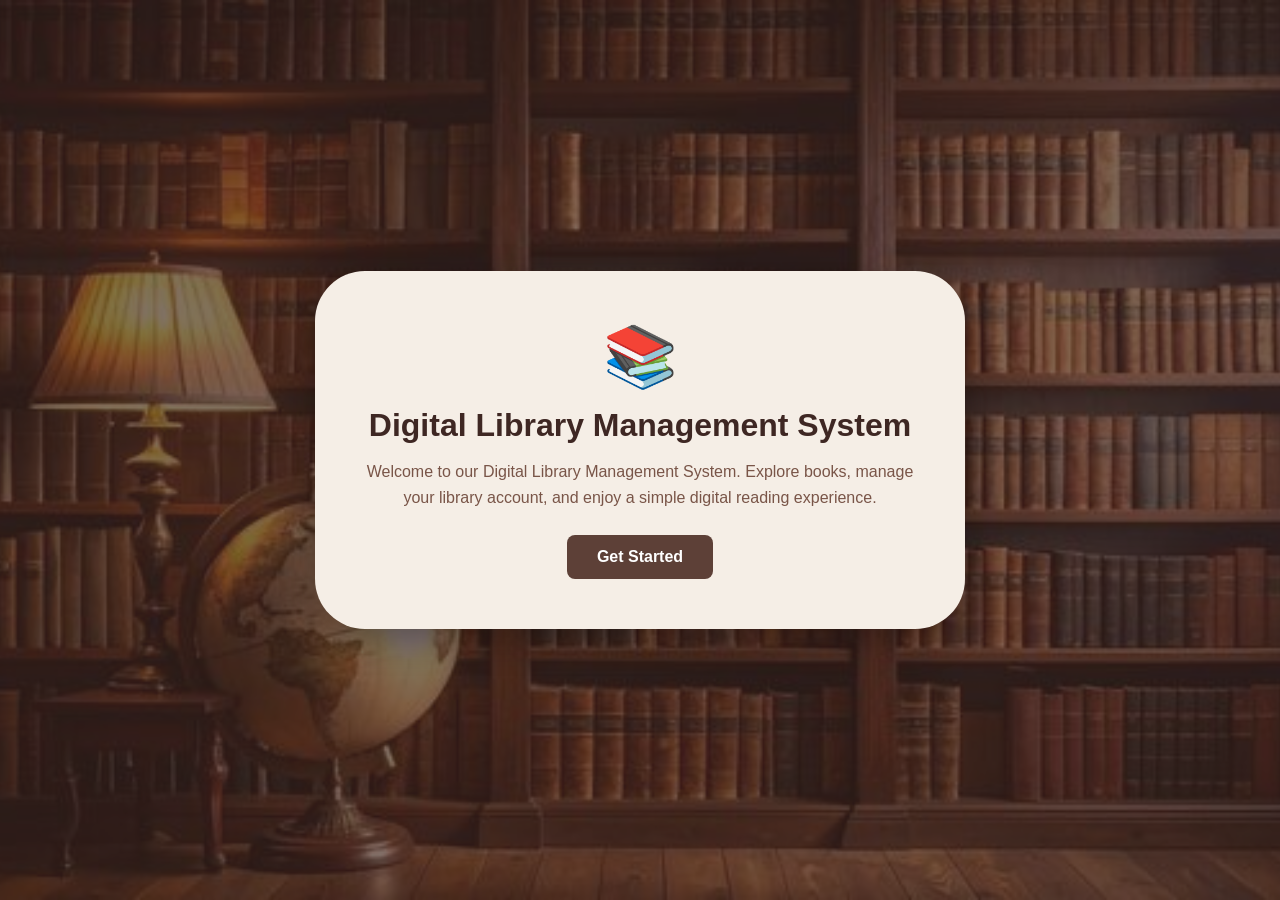
<file: index.html>
<!DOCTYPE html>
<html lang="en">

<head>
    <meta charset="UTF-8">

    <meta name="viewport"
        content="width=device-width, initial-scale=1.0">

    <title>Digital Library Management System</title>

    <style>
        * {
            margin: 0;
            padding: 0;
            box-sizing: border-box;
        }

        body {
            min-height: 100vh;

            font-family: Arial, sans-serif;

            background-image:
                url("images/library1.jpg");
            background-size: cover;
            background-position: center;

            display: flex;
            justify-content: center;
            align-items: center;
        }

        .overlay {
            width: 100%;
            min-height: 100vh;

            display: flex;
            justify-content: center;
            align-items: center;

            background: rgba(62, 39, 35, 0.65);
        }

        .welcome-box {
            width: 90%;
            max-width: 650px;

            text-align: center;

            padding: 50px;

            background: #f5eee6;

            border-radius: 50px;

            box-shadow:
                0 10px 35px rgba(0, 0, 0, 0.3);
        }

        .icon {
            font-size: 60px;
            margin-bottom: 15px;
        }

        h1 {
            color: #3e2723;
            margin-bottom: 15px;
        }

        p {
            color: #795548;
            line-height: 1.6;
            margin-bottom: 25px;
        }

        .get-started {
            display: inline-block;

            padding: 13px 30px;

            background: #5d4037;

            color: white;

            text-decoration: none;

            border-radius: 8px;

            font-weight: bold;
        }

        .get-started:hover {
            background: #3e2723;
        }
    </style>

</head>

<body>

    <div class="overlay">

        <div class="welcome-box">

            <div class="icon">📚</div>

            <h1>
                Digital Library Management System
            </h1>

            <p>
                Welcome to our Digital Library Management System.
                Explore books, manage your library account,
                and enjoy a simple digital reading experience.
            </p>

            <a href="pages/login.html" class="get-started">
                Get Started
            </a>

        </div>

    </div>

</body>

</html>
</file>
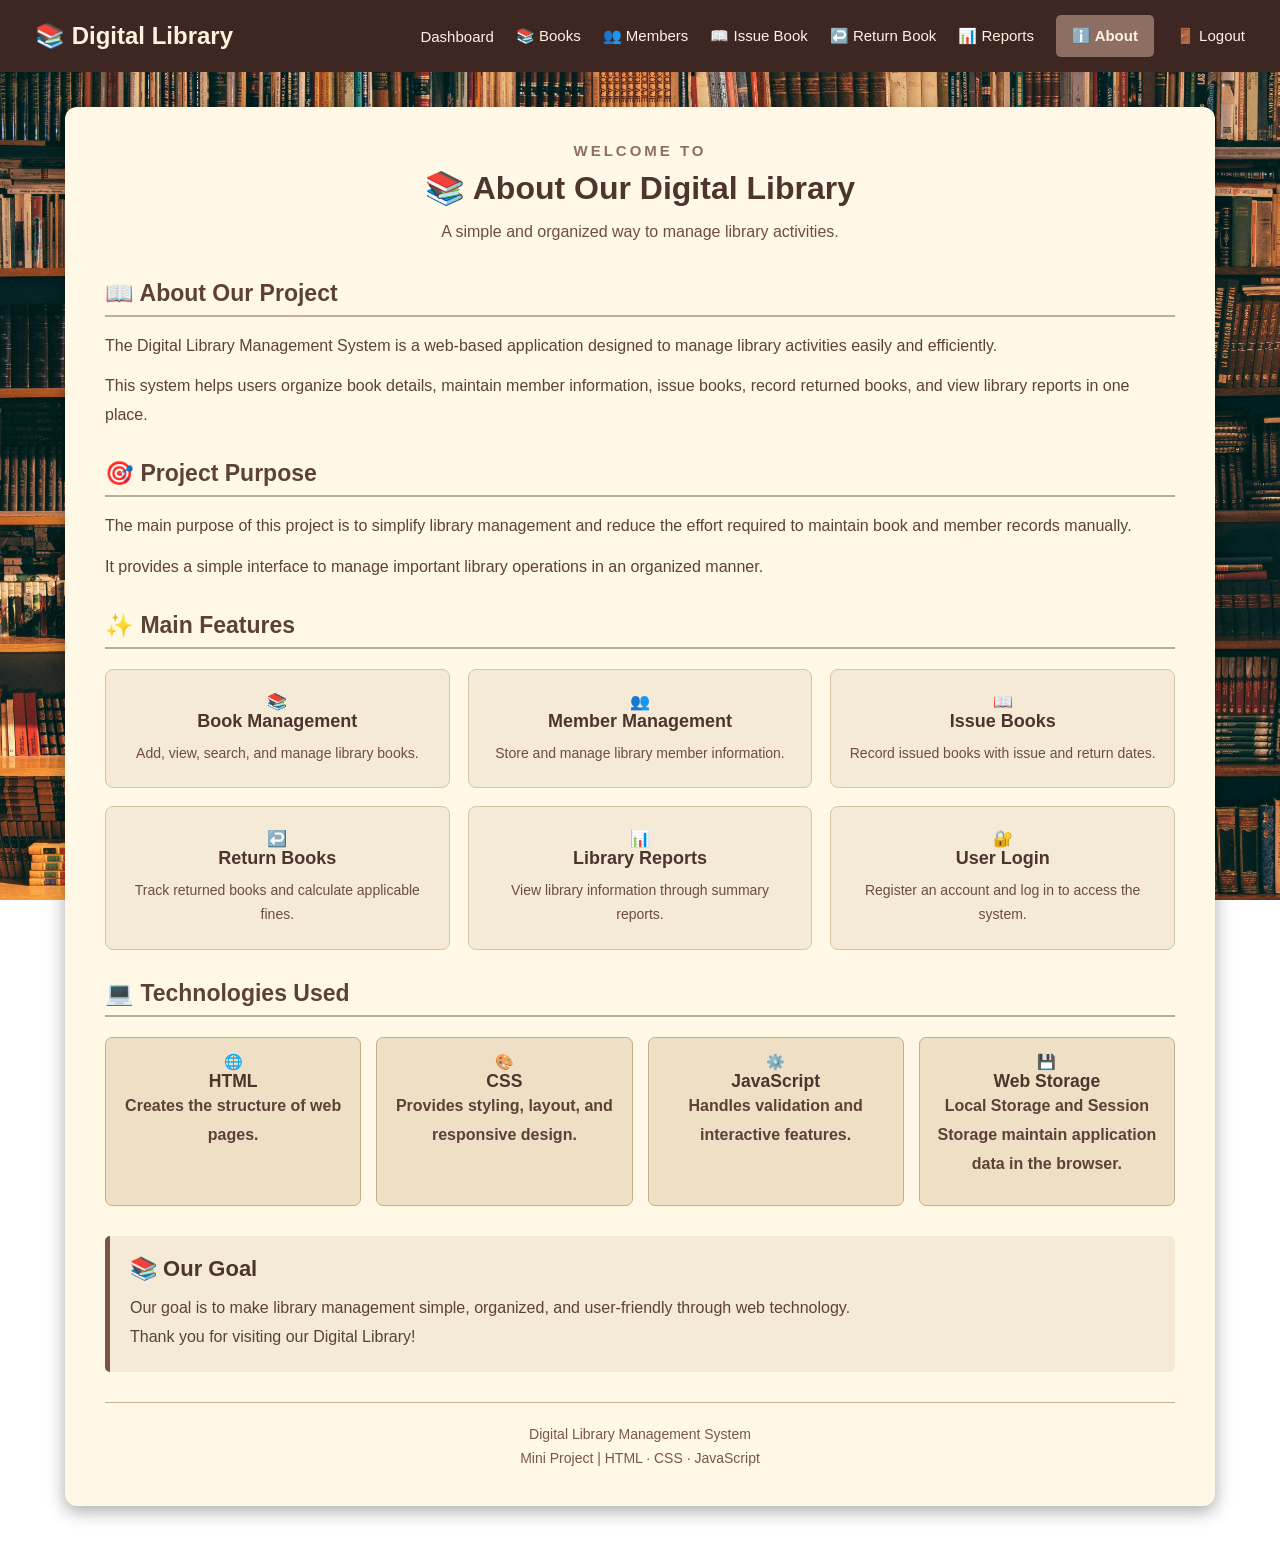
<file: pages/about.html>
<!DOCTYPE html>
<html lang="en">

<head>

    <meta charset="UTF-8">

    <meta name="viewport"
          content="width=device-width, initial-scale=1.0">

    <title>Digital Library - About Us</title>

    <link rel="stylesheet" href="../css/about.css">

</head>

<body>

    <!-- ================= NAVBAR ================= -->

    <nav class="navbar">

        <div class="logo">
            📚 Digital Library
        </div>

        <div class="nav-links">

            <a href="dashboard.html">
                Dashboard
            </a>

            <a href="books.html">
                📚 Books
            </a>

            <a href="members.html">
                👥 Members
            </a>

            <a href="issueBooks.html">
                📖 Issue Book
            </a>

            <a href="returnBooks.html">
                ↩️ Return Book
            </a>

            <a href="reports.html">
                📊 Reports
            </a>

            <a href="about.html" class="active">
                ℹ️ About
            </a>

            <a href="login.html" id="logoutLink">
                🚪 Logout
            </a>

        </div>

    </nav>


    <!-- ================= MAIN CONTAINER ================= -->

    <main class="about-container">


        <!-- ================= PAGE HEADING ================= -->

        <section class="page-heading">

            <p class="small-heading">
                WELCOME TO
            </p>

            <h1>📚 About Our Digital Library</h1>

            <p class="subtitle">
                A simple and organized way to manage library activities.
            </p>

        </section>


        <!-- ================= ABOUT LIBRARY ================= -->

        <section class="about-section">

            <h2>📖 About Our Project</h2>

            <p>
                The Digital Library Management System is a web-based
                application designed to manage library activities
                easily and efficiently.
            </p>

            <p>
                This system helps users organize book details, maintain
                member information, issue books, record returned books,
                and view library reports in one place.
            </p>

        </section>


        <!-- ================= PURPOSE ================= -->

        <section class="about-section">

            <h2>🎯 Project Purpose</h2>

            <p>
                The main purpose of this project is to simplify library
                management and reduce the effort required to maintain
                book and member records manually.
            </p>

            <p>
                It provides a simple interface to manage important
                library operations in an organized manner.
            </p>

        </section>


        <!-- ================= FEATURES ================= -->

        <section class="about-section">

            <h2>✨ Main Features</h2>

            <div class="features-grid">

                <div class="feature-card">

                    <div class="feature-icon">📚</div>

                    <h3>Book Management</h3>

                    <p>
                        Add, view, search, and manage library books.
                    </p>

                </div>


                <div class="feature-card">

                    <div class="feature-icon">👥</div>

                    <h3>Member Management</h3>

                    <p>
                        Store and manage library member information.
                    </p>

                </div>


                <div class="feature-card">

                    <div class="feature-icon">📖</div>

                    <h3>Issue Books</h3>

                    <p>
                        Record issued books with issue and return dates.
                    </p>

                </div>


                <div class="feature-card">

                    <div class="feature-icon">↩️</div>

                    <h3>Return Books</h3>

                    <p>
                        Track returned books and calculate applicable fines.
                    </p>

                </div>


                <div class="feature-card">

                    <div class="feature-icon">📊</div>

                    <h3>Library Reports</h3>

                    <p>
                        View library information through summary reports.
                    </p>

                </div>


                <div class="feature-card">

                    <div class="feature-icon">🔐</div>

                    <h3>User Login</h3>

                    <p>
                        Register an account and log in to access the system.
                    </p>

                </div>

            </div>

        </section>


        <!-- ================= TECHNOLOGIES ================= -->

        <section class="about-section">

            <h2>💻 Technologies Used</h2>

            <div class="technology-list">

                <div class="technology-item">
                    <span>🌐</span>
                    <div>
                        <h3>HTML</h3>
                        <p>Creates the structure of web pages.</p>
                    </div>
                </div>


                <div class="technology-item">
                    <span>🎨</span>
                    <div>
                        <h3>CSS</h3>
                        <p>Provides styling, layout, and responsive design.</p>
                    </div>
                </div>


                <div class="technology-item">
                    <span>⚙️</span>
                    <div>
                        <h3>JavaScript</h3>
                        <p>Handles validation and interactive features.</p>
                    </div>
                </div>


                <div class="technology-item">
                    <span>💾</span>
                    <div>
                        <h3>Web Storage</h3>
                        <p>
                            Local Storage and Session Storage maintain
                            application data in the browser.
                        </p>
                    </div>
                </div>

            </div>

        </section>


        <!-- ================= PROJECT GOAL ================= -->

        <section class="project-goal">

            <h2>📚 Our Goal</h2>

            <p>
                Our goal is to make library management simple,
                organized, and user-friendly through web technology.
            </p>

            <p class="thank-you">
                Thank you for visiting our Digital Library!
            </p>

        </section>


        <!-- ================= FOOTER ================= -->

        <footer class="about-footer">

            <p>
                Digital Library Management System
            </p>

            <p>
                Mini Project | HTML · CSS · JavaScript
            </p>

        </footer>


    </main>


    <!-- ================= LOGOUT ================= -->

    <script>
        document.getElementById("logoutLink").addEventListener(
            "click",
            function () {
                sessionStorage.removeItem("currentUser");
            }
        );
    </script>

</body>

</html>
</file>
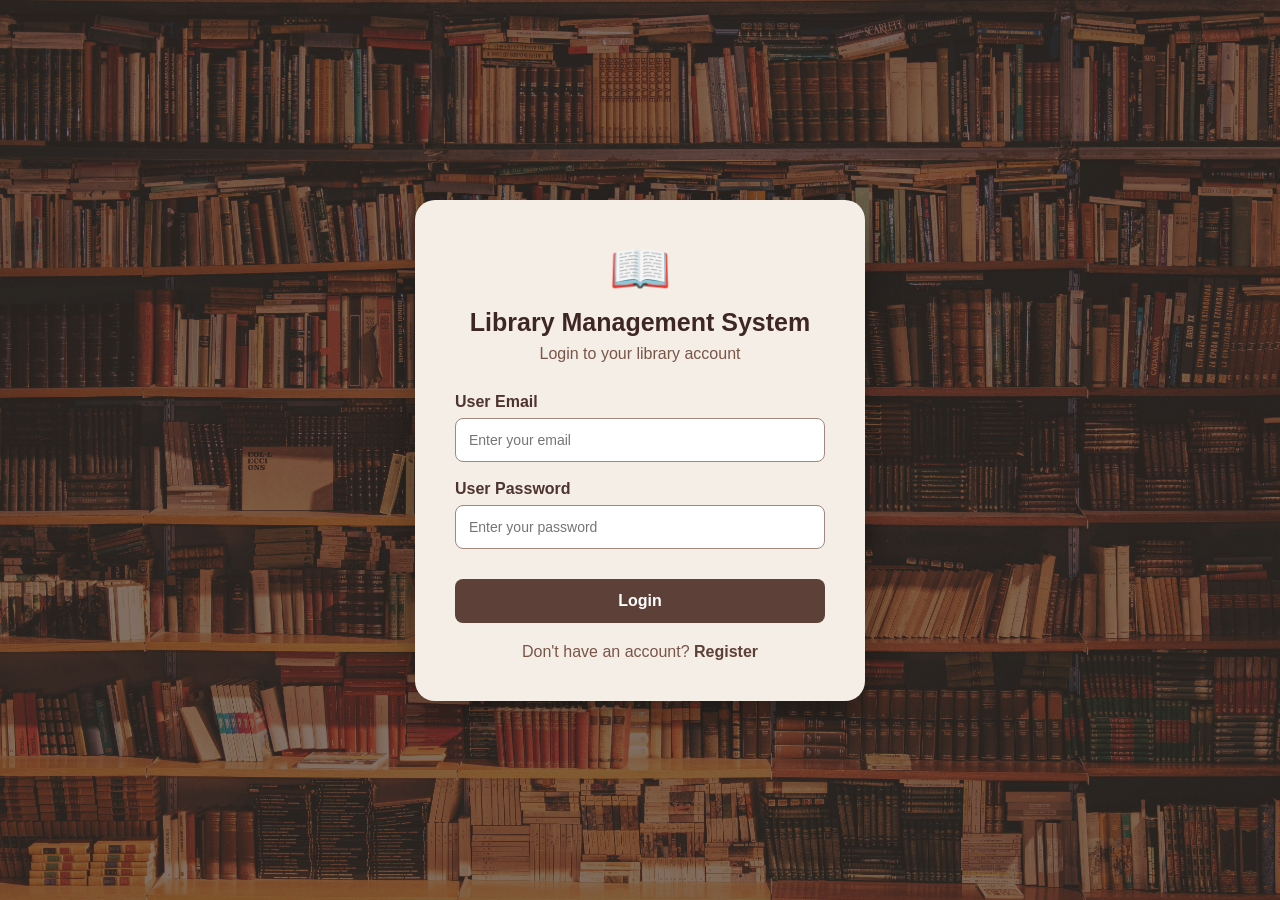
<file: pages/dashboard.html>
<!DOCTYPE html>

<html lang="en">

<head>

    <meta charset="UTF-8">

    <meta name="viewport"
          content="width=device-width, initial-scale=1.0">

    <title>Digital Library - Dashboard</title>

    <link rel="stylesheet"
          href="../css/dashboard.css">

</head>

<body>


    <!-- ================= NAVIGATION BAR ================= -->

    <nav class="navbar">

        <!-- Logo -->

        <div class="logo">
            📚 Digital Library
        </div>


        <!-- Navigation Menu -->

        <div class="nav-links">

            <a href="dashboard.html"
               class="active">
                Dashboard
            </a>

            <!-- Books goes to separate page -->

            <a href="books.html">
                📚 Books
            </a>

            <a href="members.html">
                👥 Members
            </a>

            <a href="issueBooks.html">
                📖 Issue Book
            </a>

            <a href="returnBooks.html">
                ↩️ Return Book
            </a>

            <a href="reports.html">
                📊 Reports
            </a>

            <a href="#">
                ℹ️ About
            </a>

            <a href="login.html" id="logoutLink">🚪 Logout</a>

        </div>

    </nav>

    



    <!-- ================= MAIN DASHBOARD ================= -->

    <main class="dashboard">


        <!-- ================= WELCOME SECTION ================= -->

        <section class="welcome-section">


            <!-- Welcome Text -->

            <div>

                <p class="welcome-small">
                    Welcome back 👋
                </p>

                <h1>
                    Welcome,
                    <span id="memberName">
                        Member
                    </span>!
                </h1>

                <p class="subtitle">
                    Manage your library activities
                    easily from your dashboard.
                </p>

            </div>


            <!-- ================= MEMBER PROFILE ================= -->

            <div class="profile-card">

                <div class="profile-icon">
                    👤
                </div>

                <div class="profile-details">

                    <h2 id="profileName">
                        Member
                    </h2>

                    <p id="profileEmail">
                        member@email.com
                    </p>

                    <span>
                        Library Member
                    </span>

                </div>

            </div>

        </section>



        <!-- ================= SUMMARY CARDS ================= -->

        <section class="cards">


            <!-- Total Books -->

            <div class="card">

                <div class="card-icon">
                    📚
                </div>

                <div class="card-content">

                    <h2>
                        Total Books
                    </h2>

                    <p id="totalBooks">0</p>

                    <small>
                        Available in library
                    </small>

                </div>

            </div>



            <!-- Total Members -->

            <div class="card">

                <div class="card-icon">
                    👥
                </div>

                <div class="card-content">

                    <h2>
                        Total Members
                    </h2>

                    <p id="totalMembers">0</p>

                    <small>
                        Registered members
                    </small>

                </div>

            </div>



            <!-- Books Issued -->

            <div class="card">

                <div class="card-icon">
                    📖
                </div>

                <div class="card-content">

                    <h2>
                        Books Issued
                    </h2>

                    <p id="totalIssued">0</p>

                    <small>
                        Currently issued
                    </small>

                </div>

            </div>



            <!-- Books Returned -->

            <div class="card">

                <div class="card-icon">
                    ↩️
                </div>

                <div class="card-content">

                    <h2>
                        Books Returned
                    </h2>

                    <p id="totalReturned">0</p>

                    <small>
                        Successfully returned
                    </small>

                </div>

            </div>

        </section>



        <!-- ================= LIBRARY OVERVIEW ================= -->

        <section class="overview">

            <div class="overview-header">

                <div>

                    <h2>
                        📚 Library Overview
                    </h2>

                    <p>
                        Your digital library at a glance
                    </p>

                </div>

                <div class="overview-icon">
                    🏛️
                </div>

            </div>



            <div class="overview-content">


                <!-- Explore Books -->

                <div class="overview-item">

                    <span>
                        📕
                    </span>

                    <div>

                        <h3>
                            Explore My Books
                        </h3>

                        <p>
                            Browse and discover books
                            available in the library.
                        </p>

                    </div>

                </div>



                <!-- Issue & Return -->

                <div class="overview-item">

                    <span>
                        📖
                    </span>

                    <div>

                        <h3>
                            Issue & Return
                        </h3>

                        <p>
                            Manage issued and returned
                            books easily.
                        </p>

                    </div>

                </div>



                <!-- Reports -->

                <div class="overview-item">

                    <span>
                        📊
                    </span>

                    <div>

                        <h3>
                            Library Reports
                        </h3>

                        <p>
                            View useful information
                            about library activities.
                        </p>

                    </div>

                </div>


            </div>

            

        </section>


    </main>



    <!-- Dashboard JavaScript -->
     <script>
    
    document.getElementById("logoutLink").addEventListener("click", function () {

    localStorage.removeItem("currentUser");
    sessionStorage.clear();

});
</script>
</script>

    <script src="../js/dashboard.js"></script>

</body>

</html>
</file>
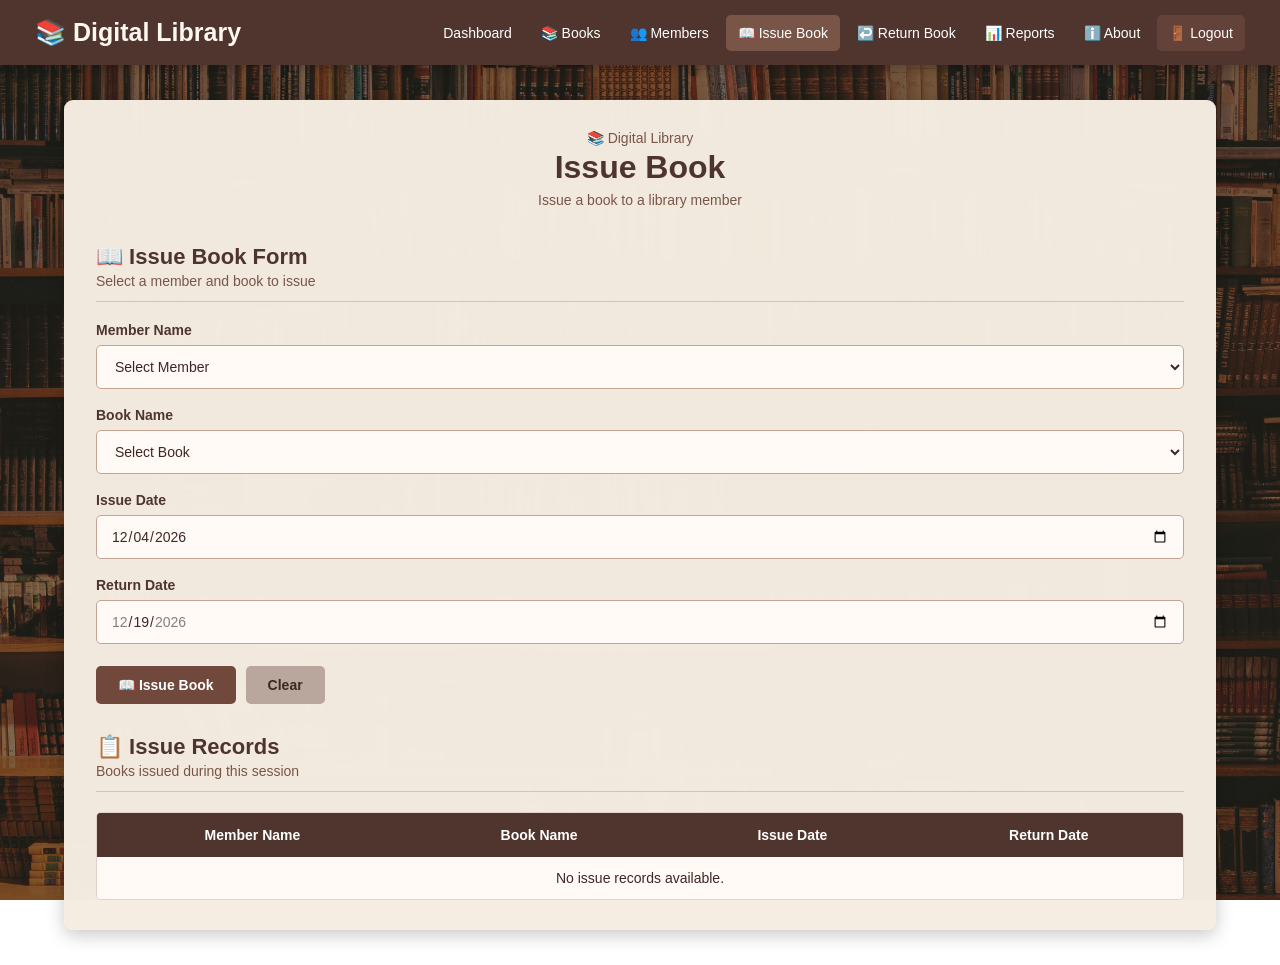
<file: pages/issueBooks.html>
<!DOCTYPE html>
<html lang="en">

<head>

    <meta charset="UTF-8">

    <meta name="viewport"
          content="width=device-width, initial-scale=1.0">

    <title>Digital Library - Issue Book</title>

    <link rel="stylesheet"
          href="../css/issueBooks.css">

</head>

<body>


    <!-- ================= NAVIGATION BAR ================= -->

    <nav class="navbar">

        <div class="logo">
            📚 Digital Library
        </div>

        <div class="nav-links">

            <a href="dashboard.html">
                Dashboard
            </a>

            <a href="books.html">
                📚 Books
            </a>

            <a href="members.html">
                👥 Members
            </a>

            <a href="issueBooks.html"
               class="active">
                📖 Issue Book
            </a>

            <a href="returnBooks.html">
                ↩️ Return Book
            </a>

            <a href="reports.html">
                📊 Reports
            </a>

            <a href="about.html">
                ℹ️ About
            </a>

            
            <a href="login.html" id="logoutLink">
                🚪 Logout
            </a>

        </div>

    </nav>


    <!-- ================= MAIN CONTENT ================= -->

    <main class="issue-container">


        <!-- PAGE HEADING -->

        <div class="page-heading">

            <p>
                📚 Digital Library
            </p>

            <h1>
                Issue Book
            </h1>

            <span>
                Issue a book to a library member
            </span>

        </div>


        <!-- ================= ISSUE FORM ================= -->

        <section class="issue-section">

            <div class="section-heading">

                <h2>
                    📖 Issue Book Form
                </h2>

                <p>
                    Select a member and book to issue
                </p>

            </div>


            <form id="issueForm">


                <!-- MEMBER -->

                <div class="input-group">

                    <label for="member">
                        Member Name
                    </label>

                    <select id="member">

                        <option value="">
                            Select Member
                        </option>

                    </select>

                    <p id="memberError"
                       class="error-message">
                    </p>

                </div>


                <!-- BOOK -->

                <div class="input-group">

                    <label for="book">
                        Book Name
                    </label>

                    <select id="book">

                        <option value="">
                            Select Book
                        </option>

                    </select>

                    <p id="bookError"
                       class="error-message">
                    </p>

                </div>

                <!-- ISSUE DATE -->

<div class="input-group">

    <label for="issueDate">
        Issue Date
    </label>

    <input type="date"
           id="issueDate"
           required>

    <p id="issueDateError"
       class="error-message">
    </p>

</div>


<!-- RETURN DATE -->

<div class="input-group">

    <label for="returnDate">
        Return Date
    </label>

    <input type="date"
           id="returnDate"
           required>

    <p id="returnDateError"
       class="error-message">
    </p>

</div>
                


                <!-- BUTTONS -->

                <div class="form-buttons">

                    <button type="submit"
                            class="issue-button">

                        📖 Issue Book

                    </button>


                    <button type="button"
                            id="clearButton"
                            class="clear-button">

                        Clear

                    </button>

                </div>


                <!-- MESSAGE -->

                <p id="message"
                   class="message">
                </p>


            </form>

        </section>


        <!-- ================= ISSUE RECORDS ================= -->

        <section class="records-section">

            <div class="section-heading">

                <h2>
                    📋 Issue Records
                </h2>

                <p>
                    Books issued during this session
                </p>

            </div>


            <div class="table-container">

                <table>

                    <thead>

                        <tr>

                            <th>
                                Member Name
                            </th>

                            <th>
                                Book Name
                            </th>

                            <th>
                                Issue Date
                            </th>

                            <th>
                                Return Date
                            </th>

                        </tr>

                    </thead>


                    <tbody id="issueTableBody">

                    </tbody>

                </table>

            </div>

        </section>


    </main>

    <script>
    document.getElementById("logoutLink").addEventListener("click", function () {
    localStorage.removeItem("users");
    sessionStorage.clear();
});
</script>
    <script src="../js/issueBooks.js"></script>

</body>

</html>
</file>
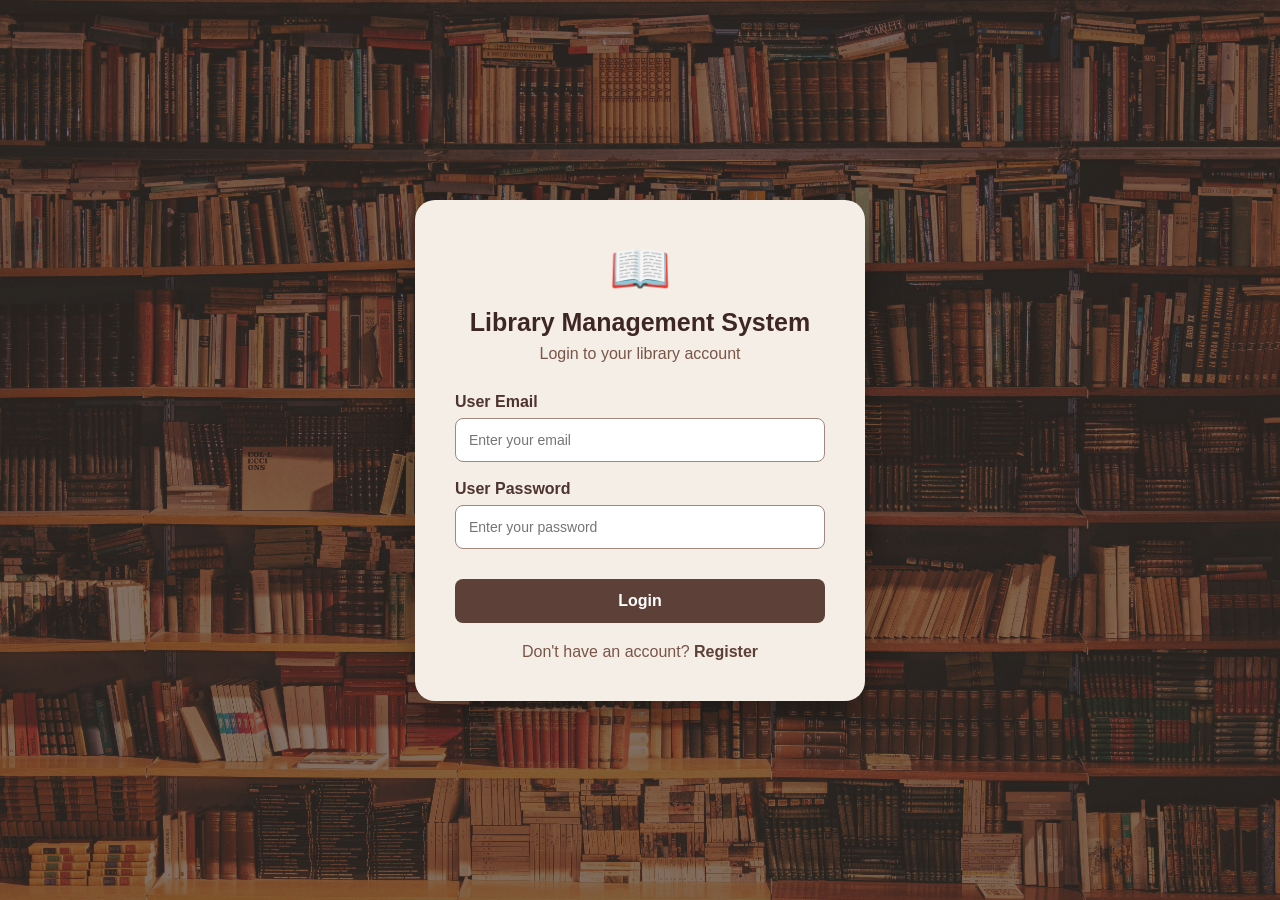
<file: pages/login.html>
<!DOCTYPE html>

<html lang="en">

<head>

    <meta charset="UTF-8">

    <meta name="viewport"
          content="width=device-width, initial-scale=1.0">

    <title>Library Management System - Login</title>

    <!-- Login CSS -->

    <link rel="stylesheet" href="../css/login.css">

</head>

<body>

    <div class="overlay">

        <div class="form-box">

            <div class="library-icon">
                📖
            </div>


            <h1>
                Library Management System
            </h1>


            <p class="subtitle">
                Login to your library account
            </p>


            <!-- Login Form -->

            <form id="loginForm" novalidate>


                <!-- ================= EMAIL ================= -->

                <label>
                    User Email
                </label>

                <input
                    type="text"
                    id="loginEmail"
                    placeholder="Enter your email">

                <p id="emailError"
                   class="error-message">
                </p>


                <!-- ================= PASSWORD ================= -->

                <label>
                    User Password
                </label>

                <input
                    type="password"
                    id="loginPassword"
                    placeholder="Enter your password">

                <p id="loginError"
                   class="error-message">
                </p>


                <!-- ================= LOGIN BUTTON ================= -->

                <button type="submit">
                    Login
                </button>

            </form>


            <!-- ================= SUCCESS MESSAGE ================= -->

            <div id="successMessage"
                 class="success-message">

                ✓ Login Successful!

            </div>


            <!-- ================= REGISTER LINK ================= -->

            <p class="register-text">

                Don't have an account?

                <a href="reg.html">
                    Register
                </a>

            </p>

        </div>

    </div>


    <!-- Login JavaScript -->

    <script src="../js/login.js"></script>

</body>

</html>
</file>
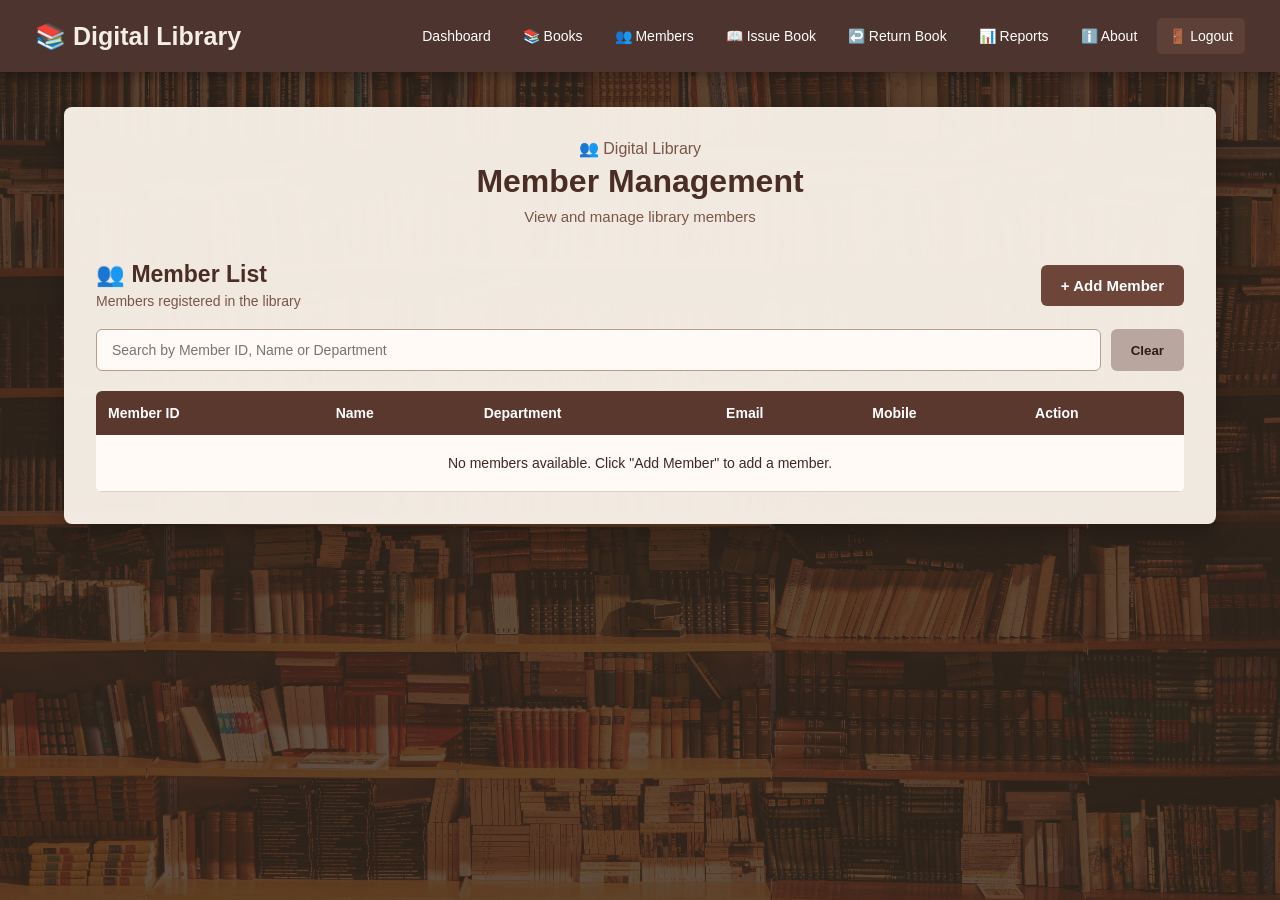
<file: pages/members.html>
<!DOCTYPE html>
<html lang="en">

<head>
    <meta charset="UTF-8">
    <meta name="viewport" content="width=device-width, initial-scale=1.0">

    <title>Digital Library - Members</title>

    <link rel="stylesheet" href="../css/members.css">
</head>

<body>

    <!-- NAVIGATION BAR -->
    <nav class="navbar">

        <div class="logo">
            📚 Digital Library
        </div>

        <div class="nav-links">
            <a href="dashboard.html">Dashboard</a>
            <a href="books.html">📚 Books</a>
            <a href="members.html">👥 Members</a>
            <a href="issueBooks.html">📖 Issue Book</a>
            <a href="returnBooks.html">↩️ Return Book</a>
            <a href="reports.html">📊 Reports</a>
            <a href="about.html">ℹ️ About</a>
            <a href="login.html" id="logoutLink">🚪 Logout</a>
        </div>

    </nav>


    <!-- MAIN CONTENT -->
    <main class="members-container">

        <!-- PAGE HEADING -->
        <div class="page-heading">
            <p>👥 Digital Library</p>
            <h1>Member Management</h1>
            <span>View and manage library members</span>
        </div>


        <!-- MEMBER LIST -->
        <section class="member-list-section">

            <div class="section-heading">

                <div>
                    <h2>👥 Member List</h2>
                    <p>Members registered in the library</p>
                </div>

                <button type="button" id="showAddMember">
                    + Add Member
                </button>

            </div>


            <!-- SEARCH -->
            <div class="search-box">

                <input
                    type="text"
                    id="searchMember"
                    placeholder="Search by Member ID, Name or Department">

                <button type="button" id="clearSearch">
                    Clear
                </button>

            </div>


            <!-- MEMBER TABLE -->
            <div class="table-container">

                <table>

                    <thead>
                        <tr>
                            <th>Member ID</th>
                            <th>Name</th>
                            <th>Department</th>
                            <th>Email</th>
                            <th>Mobile</th>
                            <th>Action</th>
                        </tr>
                    </thead>

                    <tbody id="memberTableBody">
                        <!-- Members displayed using JavaScript -->
                    </tbody>

                </table>

            </div>

        </section>


        <!-- ADD MEMBER FORM -->
        <section id="addMemberSection" class="add-member-section">

            <div class="form-heading">
                <h2>➕ Add New Member</h2>
                <p>Enter the details of the new member</p>
            </div>


            <form id="memberForm">

                <!-- MEMBER ID -->
                <div class="input-group">

                    <label for="memberId">Member ID</label>

                    <input
                        type="text"
                        id="memberId"
                        placeholder="Enter Member ID"
                        maxlength="15">

                    <p id="memberIdError" class="error-message"></p>

                </div>


                <!-- NAME -->
                <div class="input-group">

                    <label for="memberName">Name</label>

                    <input
                        type="text"
                        id="memberName"
                        placeholder="Enter Member Name"
                        maxlength="50">

                    <p id="memberNameError" class="error-message"></p>

                </div>


                <!-- DEPARTMENT -->
                <div class="input-group">

                    <label for="department">Department</label>

                    <input
                        type="text"
                        id="department"
                        placeholder="Enter Department">

                    <p id="departmentError" class="error-message"></p>

                </div>


                <!-- EMAIL -->
                <div class="input-group">

                    <label for="memberEmail">Email</label>

                    <input
                        type="text"
                        id="memberEmail"
                        placeholder="Enter Email"
                        inputmode="email">

                    <p id="memberEmailError" class="error-message"></p>

                </div>


                <!-- MOBILE -->
                <div class="input-group">

                    <label for="memberMobile">Mobile</label>

                    <input
                        type="tel"
                        id="memberMobile"
                        placeholder="Enter 10 digit mobile number"
                        maxlength="10"
                        inputmode="numeric">

                    <p id="memberMobileError" class="error-message"></p>

                </div>


                <!-- BUTTONS -->
                <div class="form-buttons">

                    <button type="submit" class="save-button">
                        Save Member
                    </button>

                    <button
                        type="button"
                        id="cancelButton"
                        class="cancel-button">
                        Cancel
                    </button>

                </div>


                <!-- SUCCESS MESSAGE -->
                <p id="successMessage" class="success-message"></p>

            </form>

        </section>

    </main>


    <!-- ================= MEMBER DETAILS MODAL ================= -->

    <div
        id="memberModal"
        class="member-modal"
        role="dialog"
        aria-modal="true"
        aria-labelledby="memberModalTitle"
        aria-hidden="true">

        <div class="member-modal-content">

            <button
                type="button"
                id="closeMemberModal"
                class="close-member-modal"
                aria-label="Close member details">
                &times;
            </button>

            <div class="member-modal-icon">👤</div>

            <h2 id="memberModalTitle">Member Details</h2>

            <p class="member-modal-subtitle">
                Library Member Information
            </p>


            <div class="member-detail-row">
                <span class="detail-label">Member ID</span>
                <span class="detail-value" id="viewMemberId"></span>
            </div>

            <div class="member-detail-row">
                <span class="detail-label">Name</span>
                <span class="detail-value" id="viewMemberName"></span>
            </div>

            <div class="member-detail-row">
                <span class="detail-label">Department</span>
                <span class="detail-value" id="viewMemberDepartment"></span>
            </div>

            <div class="member-detail-row">
                <span class="detail-label">Email</span>
                <span class="detail-value" id="viewMemberEmail"></span>
            </div>

            <div class="member-detail-row">
                <span class="detail-label">Mobile</span>
                <span class="detail-value" id="viewMemberMobile"></span>
            </div>


            <button
                type="button"
                id="closeMemberBtn"
                class="close-member-btn">
                Close
            </button>

        </div>

    </div>


    <!-- JAVASCRIPT -->
     <script>
     document.getElementById("logoutLink").addEventListener("click", function () {
     localStorage.removeItem("users");
     sessionStorage.clear();
});
</script>
    <script src="../js/members.js"></script>

</body>
</html>
</file>
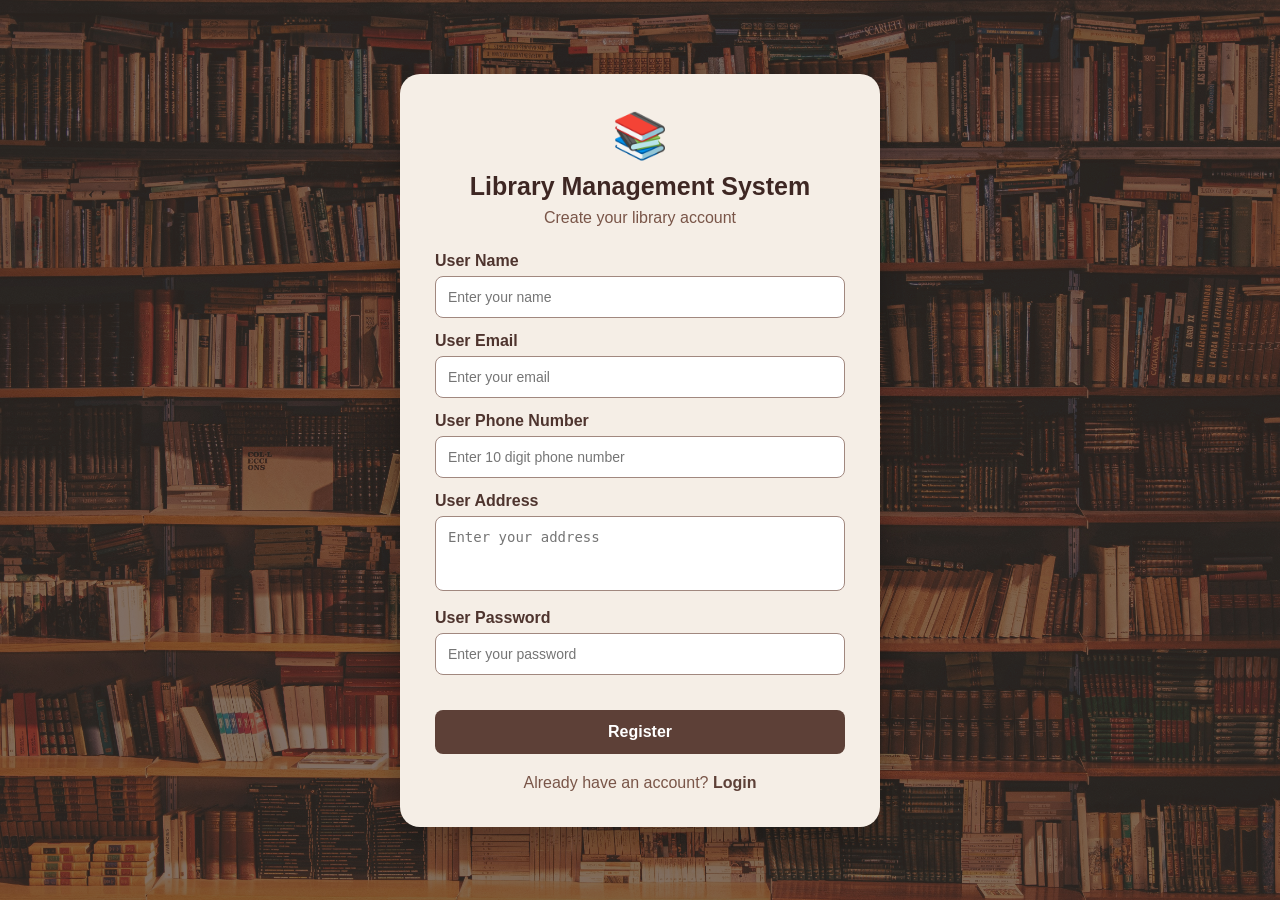
<file: pages/reg.html>
<!DOCTYPE html>
<html lang="en">

<head>
    <meta charset="UTF-8">
    <meta name="viewport" content="width=device-width, initial-scale=1.0">

    <title>Library Management System - Register</title>

    <link rel="stylesheet" href="../css/reg.css">

    <style>
        .error-message {
            color: red;
            font-size: 14px;
            margin: 4px 0 10px 0;
        }

        .success-message {
            color: green;
            font-size: 16px;
            font-weight: bold;
            display: none;
            margin-top: 15px;
        }
    </style>
</head>

<body>

    <div class="overlay">

        <div class="form-box">

            <div class="library-icon">📚</div>

            <h1>Library Management System</h1>

            <p class="subtitle">
                Create your library account
            </p>


            <form id="registerForm">

                <!-- NAME -->

                <label>User Name</label>

                <input
                    type="text"
                    id="username"
                    placeholder="Enter your name">

                <p id="nameError" class="error-message"></p>


                <!-- EMAIL -->

                <label>User Email</label>

                <input
                    type="text"
                    id="email"
                    placeholder="Enter your email">

                <p id="emailError" class="error-message"></p>


                <!-- PHONE -->

                <label>User Phone Number</label>

                <input
                    type="text"
                    id="phone"
                    placeholder="Enter 10 digit phone number"
                    inputmode="numeric">

                <p id="phoneError" class="error-message"></p>


                <!-- ADDRESS -->

                <label>User Address</label>

                <textarea
                    id="address"
                    placeholder="Enter your address"></textarea>

                <p id="addressError" class="error-message"></p>


                <!-- PASSWORD -->

                <label>User Password</label>

                <input
                    type="password"
                    id="password"
                    placeholder="Enter your password">

                <p id="passwordError" class="error-message"></p>


                <!-- BUTTON -->

                <button type="submit">
                    Register
                </button>

            </form>


            <!-- SUCCESS -->

            <div id="successMessage" class="success-message">
                ✓ Registered Successfully!
            </div>


            <!-- LOGIN -->

            <p class="login-text">
                Already have an account?

                <a href="login.html">
                    Login
                </a>
            </p>

        </div>

    </div>


    <script>

        

document.addEventListener("DOMContentLoaded", function () {

    // =================================================
    // GET ELEMENTS
    // =================================================

    const form = document.getElementById("registerForm");

    const username = document.getElementById("username");
    const email = document.getElementById("email");
    const phone = document.getElementById("phone");
    const address = document.getElementById("address");
    const password = document.getElementById("password");

    const nameError = document.getElementById("nameError");
    const emailError = document.getElementById("emailError");
    const phoneError = document.getElementById("phoneError");
    const addressError = document.getElementById("addressError");
    const passwordError = document.getElementById("passwordError");

    const successMessage = document.getElementById("successMessage");


    // =================================================
    // FORM SUBMIT
    // =================================================

    form.addEventListener("submit", function (event) {

        event.preventDefault();

        // Clear previous errors

        nameError.innerHTML = "";
        emailError.innerHTML = "";
        phoneError.innerHTML = "";
        addressError.innerHTML = "";
        passwordError.innerHTML = "";

        successMessage.style.display = "none";


        // Get values

        let nameValue = username.value.trim();
        let emailValue = email.value.trim();
        let phoneValue = phone.value.trim();
        let addressValue = address.value.trim();
        let passwordValue = password.value;

        let valid = true;


        // =================================================
        // NAME VALIDATION
        // =================================================

        if (nameValue === "") {

            nameError.innerHTML =
                "❌ Name is required.";

            valid = false;

        }

        else if (!/^[A-Za-z ]+$/.test(nameValue)) {

            nameError.innerHTML =
                "❌ Name must contain alphabets only.";

            valid = false;

        }

        else if (nameValue.length > 50) {

            nameError.innerHTML =
                "❌ Name must not exceed 50 characters.";

            valid = false;

        }


        // =================================================
        // EMAIL VALIDATION
        // =================================================

        if (emailValue === "") {

            emailError.innerHTML =
                "❌ Email is required.";

            valid = false;

        }

        else if (!/^[^\s@]+@[^\s@]+\.[^\s@]+$/.test(emailValue)) {

            emailError.innerHTML =
                "❌ Enter a valid email address.";

            valid = false;

        }


        // =================================================
        // PHONE VALIDATION
        // =================================================

        if (phoneValue === "") {

            phoneError.innerHTML =
                "❌ Phone number is required.";

            valid = false;

        }

        else if (!/^[0-9]+$/.test(phoneValue)) {

            phoneError.innerHTML =
                "❌ Phone number must contain numbers only.";

            valid = false;

        }

        else if (phoneValue.length !== 10) {

            phoneError.innerHTML =
                "❌ Phone number must contain exactly 10 digits.";

            valid = false;

        }


        // =================================================
        // ADDRESS VALIDATION
        // =================================================

        if (addressValue === "") {

            addressError.innerHTML =
                "❌ Address is required.";

            valid = false;

        }


        // =================================================
        // PASSWORD VALIDATION
        // =================================================

        let passwordPattern =
            /^(?=.*[A-Z])(?=.*[a-z])(?=.*[0-9])(?=.*[!@#$%^&*()_+]).{8,}$/;

        if (passwordValue === "") {

            passwordError.innerHTML =
                "❌ Password is required.";

            valid = false;

        }

        else if (!passwordPattern.test(passwordValue)) {

            passwordError.innerHTML =
                "❌ Password must contain uppercase, lowercase, number, special character and minimum 8 characters.";

            valid = false;

        }


        // =================================================
        // IF INVALID
        // =================================================

        if (!valid) {

            return;

        }


        // =================================================
        // GET EXISTING USERS
        // =================================================

        let users =
            JSON.parse(localStorage.getItem("users")) || [];


        // =================================================
        // CHECK EXISTING EMAIL
        // =================================================

        let existingUser = users.find(function (user) {

            return user.email.toLowerCase() === emailValue.toLowerCase();

        });

        if (existingUser) {

            emailError.innerHTML =
                "❌ This email is already registered. Please Login.";

            return;

        }


        // =================================================
        // CREATE NEW USER
        // =================================================

        let newUser = {

            username: nameValue,
            email: emailValue,
            phone: phoneValue,
            address: addressValue,
            password: passwordValue

        };


        // =================================================
        // SAVE USER IN LOCAL STORAGE
        // =================================================

        users.push(newUser);

        localStorage.setItem(
            "users",
            JSON.stringify(users)
        );


        // =================================================
        // AUTOMATIC LOGIN
        // =================================================

        localStorage.setItem(
            "currentUser",
            JSON.stringify(newUser)
        );


        // =================================================
        // SUCCESS MESSAGE
        // =================================================

        successMessage.innerHTML =
            "✓ Registered Successfully!";

        successMessage.style.display = "block";


        // =================================================
        // REDIRECT TO DASHBOARD
        // =================================================

        setTimeout(function () {

            window.location.href = "dashboard.html";

        }, 1000);

    });



    // =====================================================
    // LIVE NAME VALIDATION
    // =====================================================

    username.addEventListener("input", function () {

        let value = username.value;

        if (value === "") {

            nameError.innerHTML = "";

        }

        else if (!/^[A-Za-z ]*$/.test(value)) {

            nameError.innerHTML =
                "❌ Name must contain alphabets only.";

        }

        else if (value.length > 50) {

            nameError.innerHTML =
                "❌ Name must not exceed 50 characters.";

        }

        else {

            nameError.innerHTML = "";

        }

    });



    // =====================================================
    // LIVE PHONE VALIDATION
    // =====================================================

    phone.addEventListener("input", function () {

        // Remove letters and symbols

        phone.value =
            phone.value.replace(/[^0-9]/g, "");


        // Maximum 10 digits

        if (phone.value.length > 10) {

            phone.value =
                phone.value.substring(0, 10);

        }


        if (
            phone.value.length > 0 &&
            phone.value.length < 10
        ) {

            phoneError.innerHTML =
                "❌ Enter exactly 10 digits.";

        }

        else {

            phoneError.innerHTML = "";

        }

    });



    // =====================================================
    // LIVE EMAIL VALIDATION
    // =====================================================

    email.addEventListener("input", function () {

        let value = email.value.trim();

        if (value === "") {

            emailError.innerHTML = "";

        }

        else if (!/^[^\s@]+@[^\s@]+\.[^\s@]+$/.test(value)) {

            emailError.innerHTML =
                "❌ Enter a valid email address.";

        }

        else {

            emailError.innerHTML = "";

        }

    });



    // =====================================================
    // LIVE ADDRESS VALIDATION
    // =====================================================

    address.addEventListener("input", function () {

        if (address.value.trim() === "") {

            addressError.innerHTML =
                "❌ Address is required.";

        }

        else {

            addressError.innerHTML = "";

        }

    });



    // =====================================================
    // LIVE PASSWORD VALIDATION
    // =====================================================

    password.addEventListener("input", function () {

        let value = password.value;

        let pattern =
            /^(?=.*[A-Z])(?=.*[a-z])(?=.*[0-9])(?=.*[!@#$%^&*()_+]).{8,}$/;


        if (value === "") {

            passwordError.innerHTML = "";

        }

        else if (!pattern.test(value)) {

            passwordError.innerHTML =
                "❌ Use uppercase, lowercase, number, special character and 8+ characters.";

        }

        else {

            passwordError.innerHTML = "";

        }

    });

});

    </script>

</body>

</html>
</file>
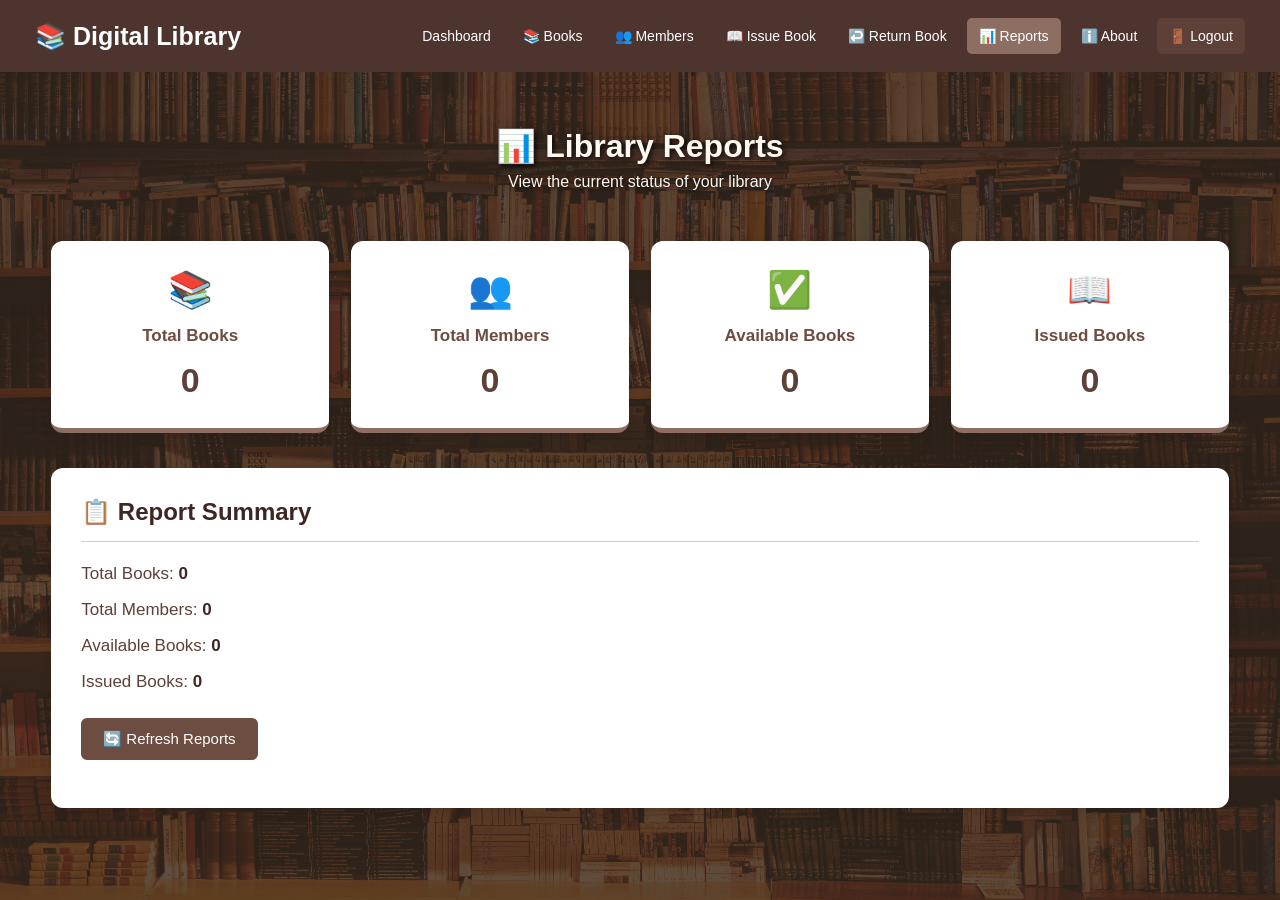
<file: pages/reports.html>
<!DOCTYPE html>
<html lang="en">

<head>
    <meta charset="UTF-8">
    <meta name="viewport" content="width=device-width, initial-scale=1.0">

    <title>Digital Library - Reports</title>

    <link rel="stylesheet" href="../css/reports.css">
</head>

<body>

    <!-- NAVBAR -->

    <nav>
        <h2>📚 Digital Library</h2>

        <div class="nav-links">
            <a href="dashboard.html">Dashboard</a>
            <a href="books.html">📚 Books</a>
            <a href="members.html">👥 Members</a>
            <a href="issueBooks.html">📖 Issue Book</a>
            <a href="returnBooks.html">↩️ Return Book</a>
            <a href="reports.html" class="active">📊 Reports</a>
            <a href="about.html">ℹ️ About</a>
            <a href="login.html" id="logoutLink">🚪 Logout</a>
        </div>
    </nav>


    <!-- MAIN CONTENT -->

    <main>

        <div class="page-heading">
            <h1>📊 Library Reports</h1>
            <p>View the current status of your library</p>
        </div>


        <!-- SUMMARY CARDS -->

        <section class="report-container">

            <div class="report-card">
                <div class="card-icon">📚</div>
                <h3>Total Books</h3>
                <p id="totalBooks">0</p>
            </div>

            <div class="report-card">
                <div class="card-icon">👥</div>
                <h3>Total Members</h3>
                <p id="totalMembers">0</p>
            </div>

            <div class="report-card">
                <div class="card-icon">✅</div>
                <h3>Available Books</h3>
                <p id="availableBooks">0</p>
            </div>

            <div class="report-card">
                <div class="card-icon">📖</div>
                <h3>Issued Books</h3>
                <p id="issuedBooks">0</p>
            </div>

        </section>


        <!-- REPORT DETAILS -->

        <section class="report-details">

            <h2>📋 Report Summary</h2>

            <p>
                Total Books:
                <span id="summaryTotalBooks">0</span>
            </p>

            <p>
                Total Members:
                <span id="summaryTotalMembers">0</span>
            </p>

            <p>
                Available Books:
                <span id="summaryAvailableBooks">0</span>
            </p>

            <p>
                Issued Books:
                <span id="summaryIssuedBooks">0</span>
            </p>

            <button id="refreshButton" type="button">
                🔄 Refresh Reports
            </button>

            <p id="reportMessage"></p>

        </section>

    </main>


    <!-- JAVASCRIPT -->
     <script>
     document.getElementById("logoutLink").addEventListener("click", function () {
     localStorage.removeItem("users");
     sessionStorage.clear();
});
</script>

    <script src="../js/reports.js"></script>

</body>

</html>
</file>
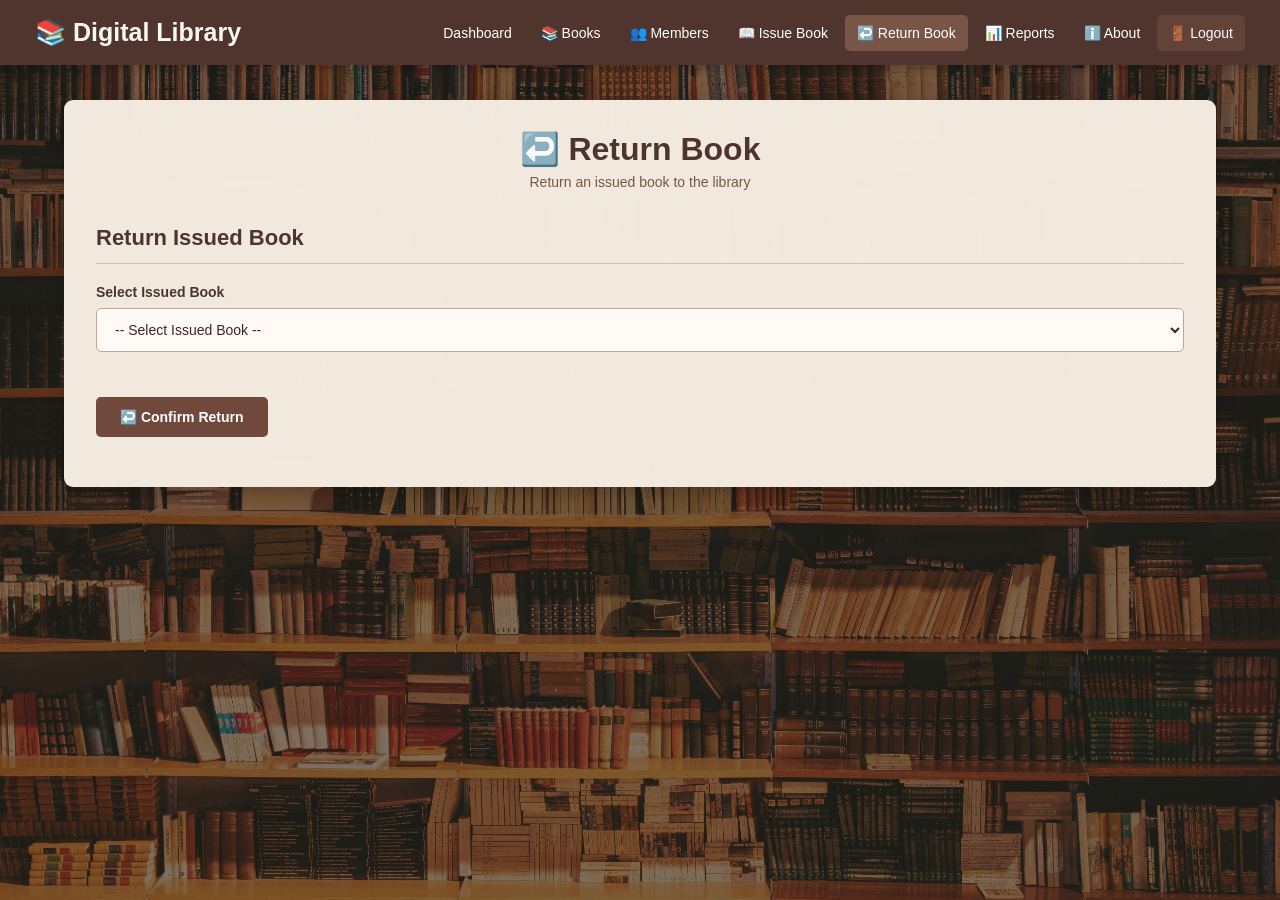
<file: pages/returnBooks.html>
<!DOCTYPE html>
<html lang="en">

<head>

    <meta charset="UTF-8">

    <meta name="viewport"
          content="width=device-width, initial-scale=1.0">

    <title>Digital Library - Return Book</title>

    <link rel="stylesheet"
          href="../css/returnBooks.css">

</head>

<body>

    <!-- ================= NAVBAR ================= -->

    <nav>

        <h2>📚 Digital Library</h2>

        <div class="nav-links">

            <a href="dashboard.html">Dashboard</a>

            <a href="books.html">📚 Books</a>

            <a href="members.html">👥 Members</a>

            <a href="issueBooks.html">📖 Issue Book</a>

            <a href="returnBooks.html" class="active">
                ↩️ Return Book
            </a>

            <a href="reports.html">📊 Reports</a>

            <a href="about.html">ℹ️ About</a>

            <a href="login.html" id="logoutLink">🚪 Logout</a>

        </div>

    </nav>


    <!-- ================= MAIN ================= -->

    <main>

        <div class="page-heading">

            <h1>↩️ Return Book</h1>

            <p>
                Return an issued book to the library
            </p>

        </div>


        <!-- ================= RETURN FORM ================= -->

        <section class="return-section">

            <h2>Return Issued Book</h2>


            <!-- SELECT ISSUED BOOK -->

            <div class="input-group">

                <label for="issueSelect">
                    Select Issued Book
                </label>

                <select id="issueSelect">

                    <option value="">
                        -- Select Issued Book --
                    </option>

                </select>

                <p id="issueError"
                   class="error-message"></p>

            </div>


            <!-- ================= BOOK DETAILS ================= -->

            <div id="bookDetails"
                 class="book-details"
                 style="display: none;">

                <h3>Book Details</h3>


                <!-- MEMBER NAME -->

                <p>
                    <strong>Member:</strong>
                    <span id="memberName"></span>
                </p>


                <!-- BOOK NAME -->

                <p>
                    <strong>Book:</strong>
                    <span id="bookName"></span>
                </p>


                <!-- ISSUE DATE -->

                <p>
                    <strong>Issue Date:</strong>
                    <span id="issueDate"></span>
                </p>


                <!-- EXPECTED RETURN DATE -->

                <p>
                    <strong>Expected Return Date:</strong>
                    <span id="expectedReturnDate"></span>
                </p>


                <!-- ================= ACTUAL RETURN DATE ================= -->

                <div class="input-group">

                    <label for="actualReturnDateInput">
                        Actual Return Date
                    </label>

                    <input
                        type="date"
                        id="actualReturnDateInput"
                        required
                    >

                    <p id="actualReturnError"
                       class="error-message"></p>

                </div>


                <!-- ================= FINE DETAILS ================= -->

                <div id="fineDetails"
                     style="display: none;">

                    <h3>💰 Fine Details</h3>

                    <p>
                        <strong>Late Days:</strong>
                        <span id="lateDays">0</span>
                    </p>

                    <p>
                        <strong>Fine Amount:</strong>
                        <span id="fineAmount">₹0</span>
                    </p>

                </div>

            </div>


            <!-- ================= RETURN BUTTON ================= -->

            <button id="returnButton"
                    type="button">

                ↩️ Confirm Return

            </button>


            <!-- ================= SUCCESS MESSAGE ================= -->

            <p id="successMessage"
               class="success-message"></p>

        </section>

    </main>


    <!-- ================= JAVASCRIPT ================= -->
     <script>
     document.getElementById("logoutLink").addEventListener("click", function () {
     localStorage.removeItem("users");
     sessionStorage.clear();
});
</script>

    <script src="../js/returnBooks.js"></script>

</body>

</html>
</file>
<file: css/about.css>
/* General Reset */
* {
    margin: 0;
    padding: 0;
    box-sizing: border-box;
}

/* Body */
body {
    font-family: Arial, sans-serif;
    background-image: url("../images/library2.jpg");
    background-size: cover;
    background-position: center;
    background-attachment: fixed;
    background-repeat: no-repeat;
    min-height: 100vh;
    color: #3e2723;
}

/* Navbar */
.navbar {
    width: 100%;
    min-height: 70px;
    background-color: #3e2723;
    display: flex;
    justify-content: space-between;
    align-items: center;
    padding: 15px 35px;
    gap: 20px;
}

/* Logo */
.logo {
    color: #fff3e0;
    font-size: 24px;
    font-weight: bold;
    white-space: nowrap;
}

/* Navbar Links */
.nav-links {
    display: flex;
    align-items: center;
    gap: 22px;
    list-style: none;
    flex-wrap: wrap;
}

.nav-links a {
    color: #fff3e0;
    text-decoration: none;
    font-size: 15px;
    transition: color 0.3s ease;
}

.nav-links a:hover {
    color: #d7ccc8;
}

/* Active About Link */
.nav-links a.active {
    color: #fff3e0;
    background-color: #8d6e63;
    padding: 12px 16px;
    border-radius: 5px;
    font-weight: bold;
}

/* Main About Container */
.about-container {
    width: 90%;
    max-width: 1150px;
    margin: 35px auto;
    padding: 35px 40px;
    background-color: #fff8e7;
    border-radius: 12px;
    box-shadow: 0 5px 18px rgba(0, 0, 0, 0.35);
}

/* Page Heading */
.page-heading {
    text-align: center;
    margin-bottom: 35px;
}

.small-heading {
    color: #8d6e63;
    font-size: 15px;
    font-weight: bold;
    letter-spacing: 3px;
    margin-bottom: 10px;
}

.page-heading h1 {
    color: #4e342e;
    font-size: 32px;
    margin-bottom: 12px;
}

.subtitle {
    color: #6d4c41;
    font-size: 16px;
    line-height: 1.6;
}

/* About Sections */
/* Sections remain inside the same cream container */
.about-section {
    margin-bottom: 30px;
    padding: 0;
    background: transparent;
}

.about-section h2 {
    color: #5d4037;
    font-size: 23px;
    margin-bottom: 15px;
    padding-bottom: 8px;
    border-bottom: 2px solid #bcaaa4;
}

.about-section p {
    color: #5d4037;
    font-size: 16px;
    line-height: 1.8;
    margin-bottom: 12px;
}

/* Features Grid */
.features-grid {
    display: grid;
    grid-template-columns: repeat(3, 1fr);
    gap: 18px;
    margin-top: 20px;
}

/* Individual Feature Cards */
.feature-card {
    background-color: #f5ead6;
    border: 1px solid #d7c3a5;
    border-radius: 8px;
    padding: 22px 18px;
    text-align: center;
    transition: transform 0.3s ease,
                box-shadow 0.3s ease;
}

.feature-card:hover {
    transform: translateY(-5px);
    box-shadow: 0 5px 12px rgba(62, 39, 35, 0.18);
}

.feature-card h3 {
    color: #4e342e;
    font-size: 18px;
    margin-bottom: 10px;
}

.feature-card p {
    color: #6d4c41;
    font-size: 14px;
    line-height: 1.7;
    margin-bottom: 0;
}

/* Technologies List */
.technology-list {
    display: grid;
    grid-template-columns: repeat(4, 1fr);
    gap: 15px;
    margin-top: 20px;
}

.technology-item {
    background-color: #efdfc5;
    border: 1px solid #c8ad8d;
    border-radius: 7px;
    padding: 15px 10px;
    text-align: center;
    color: #4e342e;
    font-size: 15px;
    font-weight: bold;
    transition: background-color 0.3s ease;
}

.technology-item:hover {
    background-color: #e4ceb0;
}

/* Project Goal */
.project-goal {
    background-color: #f5ead6;
    border-left: 5px solid #795548;
    border-radius: 5px;
    padding: 20px;
    margin-top: 25px;
}

.project-goal h2 {
    color: #4e342e;
    font-size: 22px;
    margin-bottom: 12px;
}

.project-goal p {
    color: #5d4037;
    font-size: 16px;
    line-height: 1.8;
}

/* Footer */
.about-footer {
    text-align: center;
    border-top: 1px solid #c8ad8d;
    margin-top: 30px;
    padding-top: 20px;
    color: #795548;
    font-size: 14px;
    line-height: 1.7;
}

/* Tablet Responsive */
@media screen and (max-width: 900px) {
    .navbar {
        flex-direction: column;
        padding: 18px;
    }

    .nav-links {
        justify-content: center;
        gap: 15px;
    }

    .about-container {
        width: 94%;
        padding: 28px;
    }

    .features-grid {
        grid-template-columns: repeat(2, 1fr);
    }

    .technology-list {
        grid-template-columns: repeat(2, 1fr);
    }
}

/* Mobile Responsive */
@media screen and (max-width: 550px) {
    .navbar {
        padding: 15px 10px;
    }

    .logo {
        font-size: 21px;
    }

    .nav-links {
        gap: 12px;
    }

    .nav-links a {
        font-size: 13px;
    }

    .about-container {
        width: 94%;
        margin: 20px auto;
        padding: 22px 16px;
    }

    .page-heading h1 {
        font-size: 25px;
    }

    .subtitle {
        font-size: 14px;
    }

    .about-section h2 {
        font-size: 20px;
    }

    .about-section p {
        font-size: 14px;
    }

    .features-grid {
        grid-template-columns: 1fr;
    }

    .technology-list {
        grid-template-columns: repeat(2, 1fr);
        gap: 10px;
    }

    .feature-card {
        padding: 18px 14px;
    }
}
</file>
<file: css/dashboard.css>
/* ================= RESET ================= */

* {
    margin: 0;
    padding: 0;
    box-sizing: border-box;
}


/* ================= BODY ================= */

body {
    min-height: 100vh;

    font-family: Arial, sans-serif;

    background-image:
        linear-gradient(
            rgba(55, 35, 25, 0.78),
            rgba(55, 35, 25, 0.78)
        ),
        url("../images/library2.jpg");

    background-size: cover;
    background-position: center;
    background-attachment: fixed;

    color: #3e2723;
}

/* ================= COMMON NAVBAR ================= */

.navbar {
    width: 100%;
    min-height: 72px;

    background: #4e342e;

    display: flex;
    align-items: center;
    justify-content: space-between;

    padding: 15px 35px;
    gap: 25px;

    box-shadow: 0 4px 15px rgba(0, 0, 0, 0.3);

    position: sticky;
    top: 0;
    z-index: 1000;

    box-sizing: border-box;
}

.logo {
    color: #f5eee6;
    font-size: 25px;
    font-weight: bold;
    white-space: nowrap;
}

.nav-links {
    display: flex;
    align-items: center;
    justify-content: flex-end;
    gap: 8px;
    flex-wrap: wrap;
}

.nav-links a {
    color: #ffffff;
    text-decoration: none;

    font-size: 14px;
    padding: 10px 12px;

    border-radius: 5px;
    white-space: nowrap;

    transition: background-color 0.3s ease;
}

.nav-links a:hover {
    background: #795548;
}

.nav-links a.active {
    background: #8d6e63;
}

/* Logout link */
.nav-links a:last-child {
    background: #5d4037;
}

.nav-links a:last-child:hover {
    background: #795548;
}

/* Responsive navbar */

@media (max-width: 1100px) {
    .navbar {
        flex-direction: column;
        gap: 15px;
    }

    .nav-links {
        justify-content: center;
    }
}

@media (max-width: 600px) {
    .navbar {
        padding: 15px;
    }

    .logo {
        font-size: 22px;
    }

    .nav-links {
        justify-content: center;
        gap: 5px;
    }

    .nav-links a {
        font-size: 13px;
        padding: 8px;
    }
}



/* ================= MAIN ================= */

.dashboard {
    width: 90%;

    max-width: 1200px;

    margin: 40px auto;
}


/* ================= PAGE SECTIONS ================= */

.page-section {
    display: none;
}


.active-section {
    display: block;
}


/* ================= WELCOME ================= */

.welcome-section {
    display: flex;

    justify-content: space-between;

    align-items: center;

    gap: 30px;

    margin-bottom: 35px;
}


.welcome-small {
    color: #ead8c8;

    font-size: 16px;

    margin-bottom: 8px;
}


.welcome-section h1 {
    color: #fff8f0;

    font-size: 40px;

    margin-bottom: 10px;
}


#memberName {
    color: #d7b899;
}


.subtitle {
    color: #ead8c8;

    font-size: 17px;

    line-height: 1.5;
}


/* ================= PROFILE ================= */

.profile-card {
    min-width: 280px;

    background: #f5eee6;

    display: flex;

    align-items: center;

    gap: 15px;

    padding: 18px 22px;

    border-radius: 14px;

    box-shadow:
        0 8px 20px rgba(0, 0, 0, 0.35);
}


.profile-icon {
    width: 60px;

    height: 60px;

    border-radius: 50%;

    background: #795548;

    display: flex;

    align-items: center;

    justify-content: center;

    font-size: 30px;
}


.profile-details h2 {
    color: #4e342e;

    font-size: 19px;

    margin-bottom: 5px;
}


.profile-details p {
    color: #6d4c41;

    font-size: 14px;

    margin-bottom: 7px;
}


.profile-details span {
    display: inline-block;

    background: #d7ccc8;

    color: #4e342e;

    padding: 4px 9px;

    border-radius: 12px;

    font-size: 11px;

    font-weight: bold;
}


/* ================= CARDS ================= */

.cards {
    display: grid;

    grid-template-columns:
        repeat(4, 1fr);

    gap: 22px;

    margin-bottom: 35px;
}


.card {
    background: #f5eee6;

    padding: 25px 20px;

    border-radius: 15px;

    display: flex;

    align-items: center;

    gap: 15px;

    box-shadow:
        0 8px 20px rgba(0, 0, 0, 0.35);

    transition: 0.3s;
}


.card:hover {
    transform: translateY(-7px);
}


.card-icon {
    width: 60px;

    height: 60px;

    background: #d7ccc8;

    border-radius: 12px;

    display: flex;

    align-items: center;

    justify-content: center;

    font-size: 30px;

    flex-shrink: 0;
}


.card-content h2 {
    color: #5d4037;

    font-size: 16px;

    margin-bottom: 5px;
}


.card-content p {
    color: #3e2723;

    font-size: 30px;

    font-weight: bold;

    margin-bottom: 3px;
}


.card-content small {
    color: #795548;

    font-size: 11px;
}


/* ================= OVERVIEW ================= */

.overview {
    background: #f5eee6;

    padding: 30px;

    border-radius: 16px;

    box-shadow:
        0 8px 22px rgba(0, 0, 0, 0.4);
}


.overview-header {
    display: flex;

    align-items: center;

    justify-content: space-between;

    border-bottom: 1px solid #d7ccc8;

    padding-bottom: 18px;

    margin-bottom: 22px;
}


.overview-header h2 {
    color: #4e342e;

    font-size: 25px;

    margin-bottom: 5px;
}


.overview-header p {
    color: #795548;

    font-size: 14px;
}


.overview-icon {
    font-size: 40px;
}


.overview-content {
    display: grid;

    grid-template-columns:
        repeat(3, 1fr);

    gap: 20px;
}


.overview-item {
    background: #ede3d8;

    padding: 20px;

    border-radius: 12px;

    display: flex;

    gap: 15px;

    align-items: flex-start;
}


.overview-item > span {
    font-size: 30px;
}


.overview-item h3 {
    color: #5d4037;

    font-size: 17px;

    margin-bottom: 7px;
}


.overview-item p {
    color: #6d4c41;

    font-size: 13px;

    line-height: 1.5;
}


/* ================= PLACEHOLDER PAGES ================= */

.placeholder-box {
    background: #f5eee6;

    min-height: 500px;

    border-radius: 18px;

    box-shadow:
        0 10px 25px rgba(0, 0, 0, 0.4);

    display: flex;

    flex-direction: column;

    align-items: center;

    justify-content: center;

    text-align: center;

    padding: 50px;
}


.placeholder-icon {
    font-size: 70px;

    margin-bottom: 20px;
}


.placeholder-box h1 {
    color: #4e342e;

    font-size: 35px;

    margin-bottom: 12px;
}


.placeholder-box p {
    color: #6d4c41;

    font-size: 17px;

    max-width: 600px;

    line-height: 1.6;

    margin-bottom: 25px;
}


.coming-soon {
    background: #5d4037;

    color: #f5eee6;

    padding: 12px 25px;

    border-radius: 8px;

    font-size: 14px;

    font-weight: bold;
}


/* ================= RESPONSIVE ================= */

@media (max-width: 1100px) {

    .navbar {
        flex-direction: column;

        gap: 15px;
    }

    .nav-links {
        justify-content: center;
    }

    .welcome-section {
        flex-direction: column;

        align-items: stretch;
    }

    .profile-card {
        width: 100%;
    }

    .cards {
        grid-template-columns:
            repeat(2, 1fr);
    }

    .overview-content {
        grid-template-columns: 1fr;
    }

}


@media (max-width: 600px) {

    .navbar {
        padding: 15px;
    }

    .logo {
        font-size: 20px;
    }

    .nav-links a {
        font-size: 11px;

        padding: 7px 8px;
    }

    .dashboard {
        width: 92%;

        margin: 25px auto;
    }

    .welcome-section h1 {
        font-size: 30px;
    }

    .cards {
        grid-template-columns: 1fr;
    }

    .overview {
        padding: 20px;
    }

    .placeholder-box {
        min-height: 400px;

        padding: 30px 20px;
    }

}
</file>
<file: css/issueBooks.css>
/* ================= GENERAL ================= */

* {
    margin: 0;
    padding: 0;
    box-sizing: border-box;
}

body {
    font-family: Arial, sans-serif;

    background:
        linear-gradient(
            rgba(45, 27, 19, 0.62),
            rgba(45, 27, 19, 0.62)
        ),
        url("../images/library2.jpg");

    background-size: cover;
    background-position: center;
    background-attachment: fixed;
    background-repeat: no-repeat;

    color: #3e2723;
    min-height: 100vh;
}


/* ================= NAVBAR ================= */

.navbar {
    width: 100%;
    min-height: 65px;

    background-color: #50352e;

    display: flex;
    align-items: center;
    justify-content: space-between;

    padding: 10px 35px;
    gap: 20px;

    box-shadow: 0 3px 10px rgba(0, 0, 0, 0.2);

    position: sticky;
    top: 0;
    z-index: 1000;
}

.logo {
    color: #fff8f0;
    font-size: 25px;
    font-weight: bold;
    white-space: nowrap;
}

.nav-links {
    display: flex;
    align-items: center;
    justify-content: flex-end;
    gap: 5px;
    flex-wrap: wrap;
}

.nav-links a {
    color: #ffffff;
    text-decoration: none;

    font-size: 14px;
    padding: 10px 12px;

    border-radius: 5px;
    white-space: nowrap;

    transition: background-color 0.3s ease;
}

.nav-links a:hover {
    background-color: #795548;
}

.nav-links a.active {
    background-color: #795548;
}

/* Logout */

.nav-links a:last-child {
    background-color: #624239;
}

.nav-links a:last-child:hover {
    background-color: #795548;
}


/* ================= MAIN CONTAINER ================= */

.issue-container {
    width: 90%;
    max-width: 1230px;

    margin: 35px auto;

    padding: 30px 32px;

    background-color: rgba(245, 237, 226, 0.98);

    border-radius: 9px;

    box-shadow: 0 5px 18px rgba(0, 0, 0, 0.22);
}


/* ================= PAGE HEADING ================= */

.page-heading {
    text-align: center;

    padding: 0 10px 30px;

    margin-bottom: 5px;

    background: transparent;
    border: none;
    border-radius: 0;
    box-shadow: none;
}

.page-heading p {
    color: #795548;
    font-size: 14px;

    margin-bottom: 3px;
}

.page-heading h1 {
    color: #4e342e;

    font-size: 32px;
    font-weight: bold;

    margin: 0 0 5px;
}

.page-heading span {
    color: #795548;
    font-size: 14px;
}


/* ================= ISSUE FORM SECTION ================= */

.issue-section {
    background: transparent;

    padding: 0;

    margin-bottom: 30px;

    border: none;
    border-radius: 0;
    box-shadow: none;
}


/* ================= RECORDS SECTION ================= */

.records-section {
    background: transparent;

    padding: 0;

    margin-bottom: 0;

    border: none;
    border-radius: 0;
    box-shadow: none;
}


/* ================= SECTION HEADINGS ================= */

.section-heading {
    display: flex;
    flex-direction: column;

    margin-bottom: 20px;

    padding-bottom: 12px;

    border-bottom: 1px solid #d5c1b5;
}

.section-heading h2 {
    color: #4e342e;

    font-size: 22px;
    font-weight: bold;

    margin-bottom: 3px;
}

.section-heading p {
    color: #795548;
    font-size: 14px;
}


/* ================= FORM ================= */

#issueForm {
    width: 100%;
}

.input-group {
    margin-bottom: 18px;
}

.input-group label {
    display: block;

    color: #4e342e;

    font-size: 14px;
    font-weight: bold;

    margin-bottom: 7px;
}

.input-group select,
.input-group input {
    width: 100%;

    padding: 12px 14px;

    border: 1px solid #c4a493;
    border-radius: 5px;

    background-color: #fffaf5;

    color: #3e2723;

    font-family: Arial, sans-serif;
    font-size: 14px;

    transition: border-color 0.2s ease;
}

.input-group select {
    cursor: pointer;
}

.input-group input[type="date"] {
    cursor: pointer;
}

.input-group select:focus,
.input-group input:focus {
    outline: none;

    border-color: #795548;

    box-shadow: 0 0 0 2px rgba(121, 85, 72, 0.12);
}


/* ================= ERROR MESSAGE ================= */

.error-message {
    color: #c62828;

    font-size: 13px;

    margin-top: 4px;
}


/* ================= FORM BUTTONS ================= */

.form-buttons {
    display: flex;
    align-items: center;

    gap: 10px;

    margin-top: 22px;
    margin-bottom: 10px;
}

.issue-button,
.clear-button {
    padding: 11px 22px;

    border: none;
    border-radius: 5px;

    font-family: Arial, sans-serif;
    font-size: 14px;
    font-weight: bold;

    cursor: pointer;

    transition: background-color 0.3s ease;
}

.issue-button {
    background-color: #70483c;
    color: #ffffff;
}

.issue-button:hover {
    background-color: #50352e;
}

.clear-button {
    background-color: #b9a69d;
    color: #3e2723;
}

.clear-button:hover {
    background-color: #a18b81;
}


/* ================= MESSAGE ================= */

.message {
    margin-top: 12px;

    text-align: center;

    font-size: 14px;
    font-weight: bold;

    color: #4e342e;

    overflow-wrap: anywhere;
}


/* ================= TABLE CONTAINER ================= */

.table-container {
    width: 100%;

    overflow-x: auto;

    border-radius: 5px;
    border: 1px solid #e1d3c9;
}


/* ================= TABLE ================= */

table {
    width: 100%;

    border-collapse: collapse;

    background-color: #fffaf5;
}

thead {
    background-color: #50352e;
}

th {
    background-color: #50352e;
    color: #ffffff;

    padding: 14px 12px;

    font-size: 14px;
    font-weight: bold;

    text-align: center;
    white-space: nowrap;
}

td {
    padding: 13px 12px;

    border-bottom: 1px solid #e4d7ce;

    color: #3e2723;

    font-size: 14px;
    text-align: center;
}

tbody tr:nth-child(even) {
    background-color: #f8f0e8;
}

tbody tr:hover {
    background-color: #eee2d7;
}

tbody tr:last-child td {
    border-bottom: none;
}


/* ================= RESPONSIVE DESIGN ================= */

@media (max-width: 1100px) {

    .navbar {
        flex-direction: column;
        gap: 12px;

        padding: 15px 20px;
    }

    .nav-links {
        justify-content: center;
    }

    .issue-container {
        width: 94%;
    }
}


@media (max-width: 768px) {

    .navbar {
        position: relative;
    }

    .logo {
        font-size: 23px;
    }

    .nav-links {
        justify-content: center;
        gap: 4px;
    }

    .nav-links a {
        font-size: 13px;
        padding: 8px 9px;
    }

    .issue-container {
        width: 94%;

        margin: 25px auto;
        padding: 25px 20px;
    }

    .page-heading {
        padding-bottom: 25px;
    }

    .page-heading h1 {
        font-size: 27px;
    }

    .section-heading h2 {
        font-size: 20px;
    }

    .issue-section {
        margin-bottom: 28px;
    }

    table {
        min-width: 600px;
    }
}


@media (max-width: 480px) {

    .navbar {
        padding: 15px 10px;
    }

    .logo {
        font-size: 21px;
    }

    .nav-links a {
        font-size: 12px;
        padding: 7px;
    }

    .issue-container {
        width: 94%;

        margin: 20px auto;
        padding: 22px 14px;
    }

    .page-heading h1 {
        font-size: 24px;
    }

    .page-heading span {
        font-size: 13px;
    }

    .section-heading h2 {
        font-size: 19px;
    }

    .input-group select,
    .input-group input {
        padding: 11px;
        font-size: 14px;
    }

    .form-buttons {
        flex-direction: column;
        align-items: stretch;
    }

    .issue-button,
    .clear-button {
        width: 100%;
    }
}
</file>
<file: css/login.css>
* {
    margin: 0;
    padding: 0;
    box-sizing: border-box;
}

body {
    font-family: Arial, sans-serif;

    min-height: 100vh;

    background-image:
        url("../images/library2.jpg");

    background-size: cover;
    background-position: center;
    background-attachment: fixed;
}

.overlay {
    min-height: 100vh;

    display: flex;
    justify-content: center;
    align-items: center;

    padding: 30px;

    background: rgba(62, 39, 35, 0.65);
}

.form-box {
    width: 100%;
    max-width: 450px;

    padding: 40px;

    background: #f5eee6;

    border-radius: 20px;

    box-shadow:
        0 10px 35px rgba(0, 0, 0, 0.3);
}

.library-icon {
    text-align: center;

    font-size: 50px;

    margin-bottom: 10px;
}

h1 {
    text-align: center;

    color: #3e2723;

    font-size: 25px;

    margin-bottom: 8px;
}

.subtitle {
    text-align: center;

    color: #795548;

    margin-bottom: 30px;
}

label {
    display: block;

    margin-top: 18px;
    margin-bottom: 7px;

    font-weight: bold;

    color: #4e342e;
}

input {
    width: 100%;

    padding: 13px;

    border: 1px solid #a1887f;

    border-radius: 8px;

    font-size: 14px;

    outline: none;
}

input:focus {
    border-color: #6d4c41;
}

.error-message {
    color: red;
    font-size: 13px;
    margin-top: 5px;
    margin-bottom: 5px;
}

button {
    width: 100%;

    margin-top: 25px;

    padding: 13px;

    border: none;

    border-radius: 8px;

    background: #5d4037;

    color: white;

    font-size: 16px;

    font-weight: bold;

    cursor: pointer;
}

button:hover {
    background: #3e2723;
}

.success-message {
    color: green;
    font-weight: bold;
    text-align: center;
    margin-top: 15px;
    display: none;
}
.register-text {
    text-align: center;

    margin-top: 20px;

    color: #795548;
}

.register-text a {
    color: #5d4037;

    text-decoration: none;

    font-weight: bold;
}

.register-text a:hover {
    text-decoration: underline;
}
</file>
<file: css/members.css>
/* ================= GENERAL ================= */

* {
    box-sizing: border-box;
    margin: 0;
    padding: 0;
}

body {
    min-height: 100vh;
    font-family: Arial, sans-serif;
    background-image:
        linear-gradient(
            rgba(55, 35, 25, 0.80),
            rgba(55, 35, 25, 0.80)
        ),
        url("../images/library2.jpg");
    background-size: cover;
    background-position: center;
    background-attachment: fixed;
    color: #3e2723;
}


/* ================= COMMON NAVBAR ================= */

.navbar {
    width: 100%;
    min-height: 72px;

    background: #4e342e;

    display: flex;
    align-items: center;
    justify-content: space-between;

    padding: 15px 35px;
    gap: 25px;

    box-shadow: 0 4px 15px rgba(0, 0, 0, 0.3);

    position: sticky;
    top: 0;
    z-index: 1000;

    box-sizing: border-box;
}

.logo {
    color: #f5eee6;
    font-size: 25px;
    font-weight: bold;
    white-space: nowrap;
}

.nav-links {
    display: flex;
    align-items: center;
    justify-content: flex-end;
    gap: 8px;
    flex-wrap: wrap;
}

.nav-links a {
    color: #ffffff;
    text-decoration: none;

    font-size: 14px;
    padding: 10px 12px;

    border-radius: 5px;
    white-space: nowrap;

    transition: background-color 0.3s ease;
}

.nav-links a:hover {
    background: #795548;
}

.nav-links a.active {
    background: #8d6e63;
}

/* Logout link */
.nav-links a:last-child {
    background: #5d4037;
}

.nav-links a:last-child:hover {
    background: #795548;
}

/* Responsive navbar */

@media (max-width: 1100px) {
    .navbar {
        flex-direction: column;
        gap: 15px;
    }

    .nav-links {
        justify-content: center;
    }
}

@media (max-width: 600px) {
    .navbar {
        padding: 15px;
    }

    .logo {
        font-size: 22px;
    }

    .nav-links {
        justify-content: center;
        gap: 5px;
    }

    .nav-links a {
        font-size: 13px;
        padding: 8px;
    }
}


/* ================= MAIN CONTAINER ================= */

.members-container {
    width: 90%;
    max-width: 1250px;

    margin: 35px auto 60px;

    background: rgba(247, 240, 231, 0.97);

    padding: 32px;

    border-radius: 8px;

    box-shadow: 0 8px 25px rgba(0, 0, 0, 0.25);
}


/* ================= PAGE HEADING ================= */

.page-heading {
    text-align: center;

    margin-bottom: 35px;
}

.page-heading p {
    color: #795548;

    font-size: 16px;

    margin-bottom: 5px;
}

.page-heading h1 {
    font-size: 32px;

    color: #4a2d24;

    margin-bottom: 8px;
}

.page-heading span {
    color: #795548;

    font-size: 15px;
}


/* ================= MEMBER LIST ================= */

.member-list-section {
    width: 100%;
}

.section-heading {
    display: flex;

    justify-content: space-between;
    align-items: center;

    margin-bottom: 20px;
}

.section-heading h2 {
    color: #4a2d24;

    font-size: 23px;

    margin-bottom: 5px;
}

.section-heading p {
    color: #795548;

    font-size: 14px;
}

#showAddMember {
    border: none;

    background-color: #6d4639;

    color: white;

    padding: 12px 20px;

    border-radius: 6px;

    font-size: 15px;

    font-weight: bold;

    cursor: pointer;

    transition: 0.3s;
}

#showAddMember:hover {
    background-color: #4e3027;
}


/* ================= SEARCH ================= */

.search-box {
    display: flex;

    gap: 10px;

    margin-bottom: 20px;
}

#searchMember {
    flex: 1;

    padding: 12px 15px;

    border: 1px solid #b99d8f;

    border-radius: 6px;

    background-color: #fffaf5;

    color: #3b241c;

    font-size: 14px;

    outline: none;
}

#searchMember:focus {
    border-color: #795548;
}

#clearSearch {
    padding: 12px 20px;

    border: none;

    border-radius: 6px;

    background-color: #b9a79f;

    color: #2f1d17;

    font-weight: bold;

    cursor: pointer;
}

#clearSearch:hover {
    background-color: #a48f86;
}


/* ================= TABLE ================= */

.table-container {
    width: 100%;

    overflow-x: auto;

    border-radius: 6px;
}

table {
    width: 100%;

    border-collapse: collapse;

    background-color: #fffaf5;
}

thead {
    background-color: #5a382d;

    color: white;
}

th {
    padding: 14px 12px;

    text-align: left;

    font-size: 14px;
}

td {
    padding: 13px 12px;

    border-bottom: 1px solid #dfcfc5;

    font-size: 14px;
}

tbody tr:hover {
    background-color: #f3e9df;
}


/* ================= TABLE BUTTONS ================= */

.view-button,
.edit-button,
.delete-button {
    border: none;

    padding: 7px 11px;

    border-radius: 5px;

    cursor: pointer;

    font-size: 12px;

    font-weight: bold;

    margin-right: 4px;
}

.view-button {
    background-color: #2f1d17;

    color: white;
}

.edit-button {
    background-color: #2f1d17;

    color: white;
}

.delete-button {
    background-color: #2f1d17;

    color: white;
}

.view-button:hover,
.edit-button:hover,
.delete-button:hover {
    opacity: 0.85;
}


/* ================= ADD MEMBER FORM ================= */

.add-member-section {
    display: none;

    margin-top: 35px;

    padding-top: 25px;

    border-top: 1px solid #d8c4b8;
}

.form-heading {
    margin-bottom: 25px;
}

.form-heading h2 {
    color: #4a2d24;

    font-size: 24px;

    margin-bottom: 6px;
}

.form-heading p {
    color: #795548;

    font-size: 14px;
}


/* ================= FORM ================= */

#memberForm {
    display: grid;

    grid-template-columns: 1fr 1fr;

    gap: 20px 25px;
}

.input-group {
    display: flex;

    flex-direction: column;
}

.input-group label {
    font-weight: bold;

    color: #3b241c;

    margin-bottom: 8px;

    font-size: 14px;
}

.input-group input {
    width: 100%;

    padding: 13px;

    border: 1px solid #b99d8f;

    border-radius: 6px;

    background-color: #fffaf5;

    color: #3b241c;

    font-size: 14px;

    outline: none;
}

.input-group input:focus {
    border-color: #795548;

    box-shadow: 0 0 0 2px rgba(121, 85, 72, 0.12);
}


/* ================= ERROR MESSAGE ================= */

.error-message {
    min-height: 18px;

    margin-top: 6px;

    color: #e51f45;

    font-size: 13px;

    font-weight: bold;
}


/* ================= FORM BUTTONS ================= */

.form-buttons {
    grid-column: 1 / -1;

    display: flex;

    gap: 12px;

    margin-top: 5px;
}

.save-button,
.cancel-button {
    border: none;

    padding: 12px 25px;

    border-radius: 6px;

    font-size: 14px;

    font-weight: bold;

    cursor: pointer;
}

.save-button {
    background-color: #6d4639;

    color: white;
}

.save-button:hover {
    background-color: #4e3027;
}

.cancel-button {
    background-color: #d8cbc5;

    color: #3b241c;
}

.cancel-button:hover {
    background-color: #c5b5ad;
}


/* ================= SUCCESS MESSAGE ================= */

.success-message {
    grid-column: 1 / -1;

    color: #2e7d32;

    font-size: 14px;

    font-weight: bold;

    min-height: 20px;

    margin-top: 5px;
}


/* ================= RESPONSIVE ================= */

@media (max-width: 1000px) {

    .navbar {
        padding: 0 20px;
    }

    .logo {
        font-size: 22px;
    }

    .nav-links a {
        padding: 10px 8px;

        font-size: 12px;
    }

    .members-container {
        width: 95%;

        padding: 25px;
    }
}


@media (max-width: 750px) {

    .navbar {
        height: auto;

        flex-direction: column;

        gap: 10px;

        padding: 15px;
    }

    .nav-links {
        flex-wrap: wrap;

        justify-content: center;
    }

    .section-heading {
        flex-direction: column;

        align-items: flex-start;

        gap: 15px;
    }

    #memberForm {
        grid-template-columns: 1fr;
    }

    .form-buttons,
    .success-message {
        grid-column: 1;
    }

    .search-box {
        flex-direction: column;
    }
}

/* ================= MEMBER DETAILS MODAL ================= */

.member-modal {
    display: none;
    position: fixed;
    inset: 0;
    z-index: 1000;

    background: rgba(25, 15, 10, 0.72);

    justify-content: center;
    align-items: center;

    padding: 20px;
    box-sizing: border-box;
}

.member-modal-content {
    position: relative;

    width: 100%;
    max-width: 450px;
    max-height: 85vh;
    overflow-y: auto;

    box-sizing: border-box;

    padding: 30px;

    background: #f7eee3;
    color: #4b2e20;

    border: 2px solid #98704f;
    border-radius: 14px;

    box-shadow: 0 10px 35px rgba(0, 0, 0, 0.35);

    animation: memberModalOpen 0.25s ease;
}

@keyframes memberModalOpen {
    from {
        opacity: 0;
        transform: translateY(-15px);
    }

    to {
        opacity: 1;
        transform: translateY(0);
    }
}

.member-modal-icon {
    width: 65px;
    height: 65px;

    margin: 0 auto 15px;

    display: flex;
    justify-content: center;
    align-items: center;

    background: #e8d5bf;
    border-radius: 50%;

    font-size: 32px;
}

.member-modal-content h2 {
    margin: 0;
    text-align: center;
    color: #603d29;
}

.member-modal-subtitle {
    text-align: center;
    color: #8b6b52;
    font-size: 14px;

    margin: 8px 0 25px;
}

.member-detail-row {
    display: flex;
    flex-direction: column;
    gap: 6px;

    padding: 12px 14px;
    margin-bottom: 10px;

    background: #efe1d1;
    border-radius: 8px;

    overflow-wrap: anywhere;
}

.detail-label {
    color: #886345;
    font-size: 13px;
    font-weight: bold;
}

.detail-value {
    color: #422b1e;
    font-size: 15px;
    font-weight: 500;
}

.close-member-modal {
    position: absolute;
    top: 10px;
    right: 15px;

    width: 35px;
    height: 35px;

    border: none;
    background: transparent;

    color: #68462e;
    font-size: 30px;

    cursor: pointer;
}

.close-member-modal:hover {
    color: #a52a2a;
}

.close-member-btn {
    display: block;

    margin: 22px auto 0;
    padding: 11px 32px;

    background: #754727;
    color: white;

    border: none;
    border-radius: 7px;

    font-size: 15px;
    cursor: pointer;
    transition: background 0.2s;
}

.close-member-btn:hover {
    background: #4b2e20;
}

@media (max-width: 480px) {
    .member-modal-content {
        padding: 25px 18px;
    }
}
</file>
<file: css/reg.css>
* {
    margin: 0;
    padding: 0;
    box-sizing: border-box;
}

body {
    font-family: Arial, sans-serif;

    min-height: 100vh;

    background-image:
        url("../images/library2.jpg");

    background-size: cover;
    background-position: center;
    background-attachment: fixed;
}

.overlay {
    min-height: 100vh;

    display: flex;
    justify-content: center;
    align-items: center;

    padding: 30px;

    background: rgba(62, 39, 35, 0.65);
}

.form-box {
    width: 100%;
    max-width: 480px;

    padding: 35px;

    background: #f5eee6;

    border-radius: 20px;

    box-shadow:
        0 10px 35px rgba(0, 0, 0, 0.3);
}

.library-icon {
    text-align: center;
    font-size: 45px;
    margin-bottom: 10px;
}

h1 {
    text-align: center;

    color: #3e2723;

    font-size: 25px;

    margin-bottom: 8px;
}

.subtitle {
    text-align: center;

    color: #795548;

    margin-bottom: 25px;
}

label {
    display: block;

    margin-top: 14px;
    margin-bottom: 6px;

    font-weight: bold;

    color: #4e342e;
}

input,
textarea {
    width: 100%;

    padding: 12px;

    border: 1px solid #a1887f;

    border-radius: 8px;

    font-size: 14px;

    outline: none;
}

input:focus,
textarea:focus {
    border-color: #6d4c41;
}

textarea {
    height: 75px;
    resize: none;
}

.password-info {
    margin-top: 8px;

    font-size: 12px;

    line-height: 18px;

    color: #795548;
}

.error-message {
    margin-top: 6px;

    color: #b71c1c;

    font-size: 13px;

    font-weight: bold;
}

button {
    width: 100%;

    margin-top: 25px;

    padding: 13px;

    border: none;

    border-radius: 8px;

    background: #5d4037;

    color: white;

    font-size: 16px;

    font-weight: bold;

    cursor: pointer;
}

button:hover {
    background: #3e2723;
}

.success-message {
    display: none;

    margin-top: 15px;

    text-align: center;

    color: green;

    font-size: 14px;

    font-weight: bold;
}

.login-text {
    text-align: center;

    margin-top: 20px;

    color: #795548;
}

.login-text a {
    color: #5d4037;

    text-decoration: none;

    font-weight: bold;
}

.login-text a:hover {
    text-decoration: underline;
}
</file>
<file: css/reports.css>
/* ================= GENERAL ================= */

* {
    margin: 0;
    padding: 0;
    box-sizing: border-box;
}

body {
    min-height: 100vh;
    font-family: Arial, sans-serif;
    background-image:
        linear-gradient(
            rgba(55, 35, 25, 0.80),
            rgba(55, 35, 25, 0.80)
        ),
        url("../images/library2.jpg");
    background-size: cover;
    background-position: center;
    background-attachment: fixed;
    color: #3e2723;
}

/* ================= NAVBAR ================= */

nav {
    width: 100%;
    min-height: 72px;
    padding: 15px 35px;

    background-color: #4e342e;
    color: #ffffff;

    display: flex;
    justify-content: space-between;
    align-items: center;
    gap: 20px;

    box-sizing: border-box;
    position: sticky;
    top: 0;
    z-index: 1000;
}

nav h2 {
    margin: 0;
    color: #ffffff;
    font-size: 25px;
    white-space: nowrap;
}

.nav-links {
    display: flex;
    align-items: center;
    justify-content: flex-end;
    gap: 8px;
    flex-wrap: nowrap;
}

.nav-links a {
    color: #ffffff;
    text-decoration: none;

    padding: 10px 12px;
    border-radius: 5px;

    font-size: 14px;
    white-space: nowrap;

    transition: background-color 0.3s ease;
}

.nav-links a:hover {
    background-color: #795548;
}

.nav-links a.active {
    background-color: #8d6e63;
}

.nav-links a:last-child {
    background-color: #5d4037;
}


/* ================= RESPONSIVE NAVBAR ================= */

@media (max-width: 1100px) {
    nav {
        flex-direction: column;
        align-items: flex-start;
        gap: 15px;
    }

    .nav-links {
        flex-wrap: wrap;
        justify-content: flex-start;
    }
}

@media (max-width: 600px) {
    nav {
        padding: 15px;
    }

    nav h2 {
        font-size: 22px;
    }

    .nav-links {
        gap: 5px;
    }

    .nav-links a {
        font-size: 13px;
        padding: 8px;
    }
}

/* ================= MAIN CONTENT ================= */

main {
    max-width: 1200px;
    width: 92%;

    margin: 40px auto;
}


/* ================= PAGE HEADING ================= */

/* ================= REPORTS HEADING ================= */

.page-heading {
    text-align: center;
    margin: 30px auto 35px;
    padding: 15px 10px;
}

.page-heading h1 {
    color: #fff8f0;
    font-size: 32px;
    font-weight: bold;
    margin-bottom: 8px;

    text-shadow: 2px 2px 5px rgba(0, 0, 0, 0.8);
}

.page-heading p {
    color: #fff8f0;
    font-size: 16px;

    text-shadow: 1px 1px 4px rgba(0, 0, 0, 0.8);
}


/* ================= REPORT CARDS ================= */

.report-container {
    display: grid;

    grid-template-columns: repeat(4, minmax(0, 1fr));

    gap: 22px;

    margin-bottom: 35px;
}

.report-card {
    background-color: white;

    padding: 28px 18px;

    text-align: center;

    border-radius: 12px;

    box-shadow: 0 4px 12px rgba(0, 0, 0, 0.10);

    border-bottom: 5px solid #8d6e63;

    transition: transform 0.3s, box-shadow 0.3s;
}

.report-card:hover {
    transform: translateY(-5px);

    box-shadow: 0 7px 18px rgba(0, 0, 0, 0.15);
}

.card-icon {
    font-size: 36px;
    margin-bottom: 15px;
}

.report-card h3 {
    font-size: 17px;
    margin-bottom: 15px;
    color: #6d4c41;
}

.report-card p {
    font-size: 34px;
    font-weight: bold;
    color: #5d4037;
}


/* ================= REPORT DETAILS ================= */

.report-details {
    background-color: white;

    padding: 30px;

    border-radius: 12px;

    box-shadow: 0 4px 12px rgba(0, 0, 0, 0.10);
}

.report-details h2 {
    font-size: 24px;

    margin-bottom: 22px;
    padding-bottom: 15px;

    border-bottom: 1px solid #d7ccc8;
}

.report-details p {
    font-size: 17px;

    margin-bottom: 16px;

    color: #5d4037;
}

.report-details span {
    font-weight: bold;
    color: #3e2723;
}


/* ================= REFRESH BUTTON ================= */

#refreshButton {
    margin-top: 10px;

    padding: 12px 22px;

    background-color: #6d4c41;
    color: white;

    border: none;
    border-radius: 6px;

    font-size: 15px;

    cursor: pointer;

    transition: background-color 0.3s;
}

#refreshButton:hover {
    background-color: #4e342e;
}


/* ================= REPORT MESSAGE ================= */

#reportMessage {
    margin-top: 18px;
    font-size: 14px;
    color: #388e3c;
}


/* ================= RESPONSIVE DESIGN ================= */

@media (max-width: 1000px) {

    nav {
        flex-direction: column;
        align-items: flex-start;
    }

    .report-container {
        grid-template-columns: repeat(2, minmax(0, 1fr));
    }

}

@media (max-width: 600px) {

    nav {
        padding: 15px;
    }

    nav h2 {
        font-size: 21px;
    }

    .nav-links {
        gap: 5px;
    }

    .nav-links a {
        padding: 8px;
        font-size: 13px;
    }

    main {
        width: 94%;
        margin: 25px auto;
    }

    .page-heading h1 {
        font-size: 27px;
    }

    .report-container {
        grid-template-columns: 1fr;
        gap: 16px;
    }

    .report-card {
        padding: 22px;
    }

    .report-details {
        padding: 22px;
    }

    .report-details h2 {
        font-size: 21px;
    }

}
</file>
<file: css/returnBooks.css>
/* ================= GENERAL ================= */

* {
    margin: 0;
    padding: 0;
    box-sizing: border-box;
}

body {
    min-height: 100vh;

    font-family: Arial, sans-serif;

    background:
        linear-gradient(
            rgba(45, 27, 19, 0.62),
            rgba(45, 27, 19, 0.62)
        ),
        url("../images/library2.jpg");

    background-size: cover;
    background-position: center;
    background-attachment: fixed;
    background-repeat: no-repeat;

    color: #3e2723;
}


/* ================= NAVBAR ================= */

nav {
    width: 100%;
    min-height: 65px;

    padding: 10px 35px;

    background-color: #50352e;
    color: #ffffff;

    display: flex;
    justify-content: space-between;
    align-items: center;

    gap: 20px;

    box-shadow: 0 3px 10px rgba(0, 0, 0, 0.2);

    position: sticky;
    top: 0;
    z-index: 1000;
}

nav h2 {
    margin: 0;

    color: #fff8f0;
    font-size: 25px;

    white-space: nowrap;
}

.nav-links {
    display: flex;
    align-items: center;
    justify-content: flex-end;

    gap: 5px;
    flex-wrap: wrap;
}

.nav-links a {
    color: #ffffff;
    text-decoration: none;

    padding: 10px 12px;

    border-radius: 5px;

    font-size: 14px;
    white-space: nowrap;

    transition: background-color 0.3s ease;
}

.nav-links a:hover {
    background-color: #795548;
}

.nav-links a.active {
    background-color: #795548;
}

.nav-links a:last-child {
    background-color: #624239;
}

.nav-links a:last-child:hover {
    background-color: #795548;
}


/* ================= MAIN CONTAINER ================= */

main {
    width: 90%;
    max-width: 1230px;

    margin: 35px auto;

    padding: 30px 32px;

    background-color: rgba(245, 237, 226, 0.98);

    border-radius: 9px;

    box-shadow: 0 5px 18px rgba(0, 0, 0, 0.22);
}


/* ================= PAGE HEADING ================= */

.page-heading {
    text-align: center;

    padding: 0 10px 30px;

    margin-bottom: 5px;
}

.page-heading h1 {
    color: #4e342e;

    font-size: 32px;
    font-weight: bold;

    margin-bottom: 6px;
}

.page-heading p {
    color: #795548;

    font-size: 14px;
}


/* ================= RETURN SECTION ================= */

.return-section {
    background-color: transparent;

    padding: 0;

    border: none;
    border-radius: 0;

    box-shadow: none;
}

.return-section h2 {
    color: #4e342e;

    font-size: 22px;

    margin: 0 0 20px;

    padding-bottom: 12px;

    border-bottom: 1px solid #d5c1b5;
}


/* ================= INPUT GROUP ================= */

.input-group {
    margin-top: 20px;
    margin-bottom: 20px;
}

.input-group label {
    display: block;

    font-weight: bold;
    font-size: 14px;

    color: #4e342e;

    margin-bottom: 8px;
}

.input-group select,
.input-group input {
    width: 100%;

    padding: 12px 14px;

    border: 1px solid #c4a493;
    border-radius: 5px;

    font-family: Arial, sans-serif;
    font-size: 14px;

    color: #3e2723;

    background-color: #fffaf5;

    transition:
        border-color 0.2s ease,
        box-shadow 0.2s ease;
}

.input-group select {
    cursor: pointer;
}

.input-group input[type="date"] {
    cursor: pointer;
}

.input-group select:focus,
.input-group input:focus {
    outline: none;

    border-color: #795548;

    box-shadow: 0 0 0 2px rgba(121, 85, 72, 0.12);
}


/* ================= BOOK DETAILS ================= */

.book-details {
    margin-top: 25px;

    padding: 22px;

    background-color: #f8f0e8;

    border-left: 5px solid #795548;

    border-radius: 5px;
}

.book-details h3 {
    color: #4e342e;

    font-size: 19px;

    margin: 0 0 15px;
}

.book-details p {
    margin: 12px 0;

    color: #5d4037;

    font-size: 14px;

    line-height: 1.7;
}

.book-details strong {
    color: #4e342e;
}

.book-details span {
    overflow-wrap: anywhere;
}


/* ================= FINE DETAILS ================= */

#fineDetails {
    margin-top: 22px;

    padding: 18px;

    background-color: #f0e3d6;

    border: 1px solid #d7bda9;
    border-radius: 5px;
}

#fineDetails h3 {
    color: #5d4037;

    font-size: 18px;

    margin-bottom: 12px;
}

#fineDetails p {
    margin: 8px 0;

    font-size: 14px;
    color: #4e342e;
}


/* ================= RETURN BUTTON ================= */

#returnButton {
    margin-top: 25px;

    padding: 12px 24px;

    border: none;
    border-radius: 5px;

    background-color: #70483c;
    color: #ffffff;

    font-family: Arial, sans-serif;
    font-size: 14px;
    font-weight: bold;

    cursor: pointer;

    transition: background-color 0.3s ease;
}

#returnButton:hover {
    background-color: #50352e;
}


/* ================= ERROR MESSAGE ================= */

.error-message {
    color: #c62828;

    margin-top: 6px;

    font-size: 13px;
}


/* ================= SUCCESS MESSAGE ================= */

.success-message {
    color: #2e7d32;

    font-weight: bold;

    margin-top: 20px;

    font-size: 14px;

    overflow-wrap: anywhere;
}


/* ================= RESPONSIVE NAVBAR ================= */

@media (max-width: 1100px) {

    nav {
        flex-direction: column;
        justify-content: center;

        gap: 12px;

        padding: 15px 20px;
    }

    .nav-links {
        justify-content: center;
    }
}


/* ================= TABLET ================= */

@media (max-width: 768px) {

    nav {
        position: relative;
    }

    nav h2 {
        font-size: 23px;
    }

    .nav-links {
        gap: 4px;
    }

    .nav-links a {
        font-size: 13px;
        padding: 8px 9px;
    }

    main {
        width: 94%;

        margin: 25px auto;

        padding: 25px 20px;
    }

    .page-heading {
        padding-bottom: 25px;
    }

    .page-heading h1 {
        font-size: 27px;
    }

    .return-section h2 {
        font-size: 20px;
    }

    .book-details {
        padding: 18px;
    }
}


/* ================= MOBILE ================= */

@media (max-width: 480px) {

    nav {
        padding: 15px 10px;
    }

    nav h2 {
        font-size: 21px;
    }

    .nav-links {
        justify-content: center;
        gap: 4px;
    }

    .nav-links a {
        font-size: 12px;
        padding: 7px;
    }

    main {
        width: 94%;

        margin: 20px auto;

        padding: 22px 14px;
    }

    .page-heading h1 {
        font-size: 24px;
    }

    .page-heading p {
        font-size: 13px;
    }

    .return-section h2 {
        font-size: 19px;
    }

    .input-group select,
    .input-group input {
        padding: 11px;
        font-size: 14px;
    }

    .book-details {
        padding: 14px;
    }

    .book-details h3,
    #fineDetails h3 {
        font-size: 17px;
    }

    #returnButton {
        width: 100%;
    }
}
</file>
